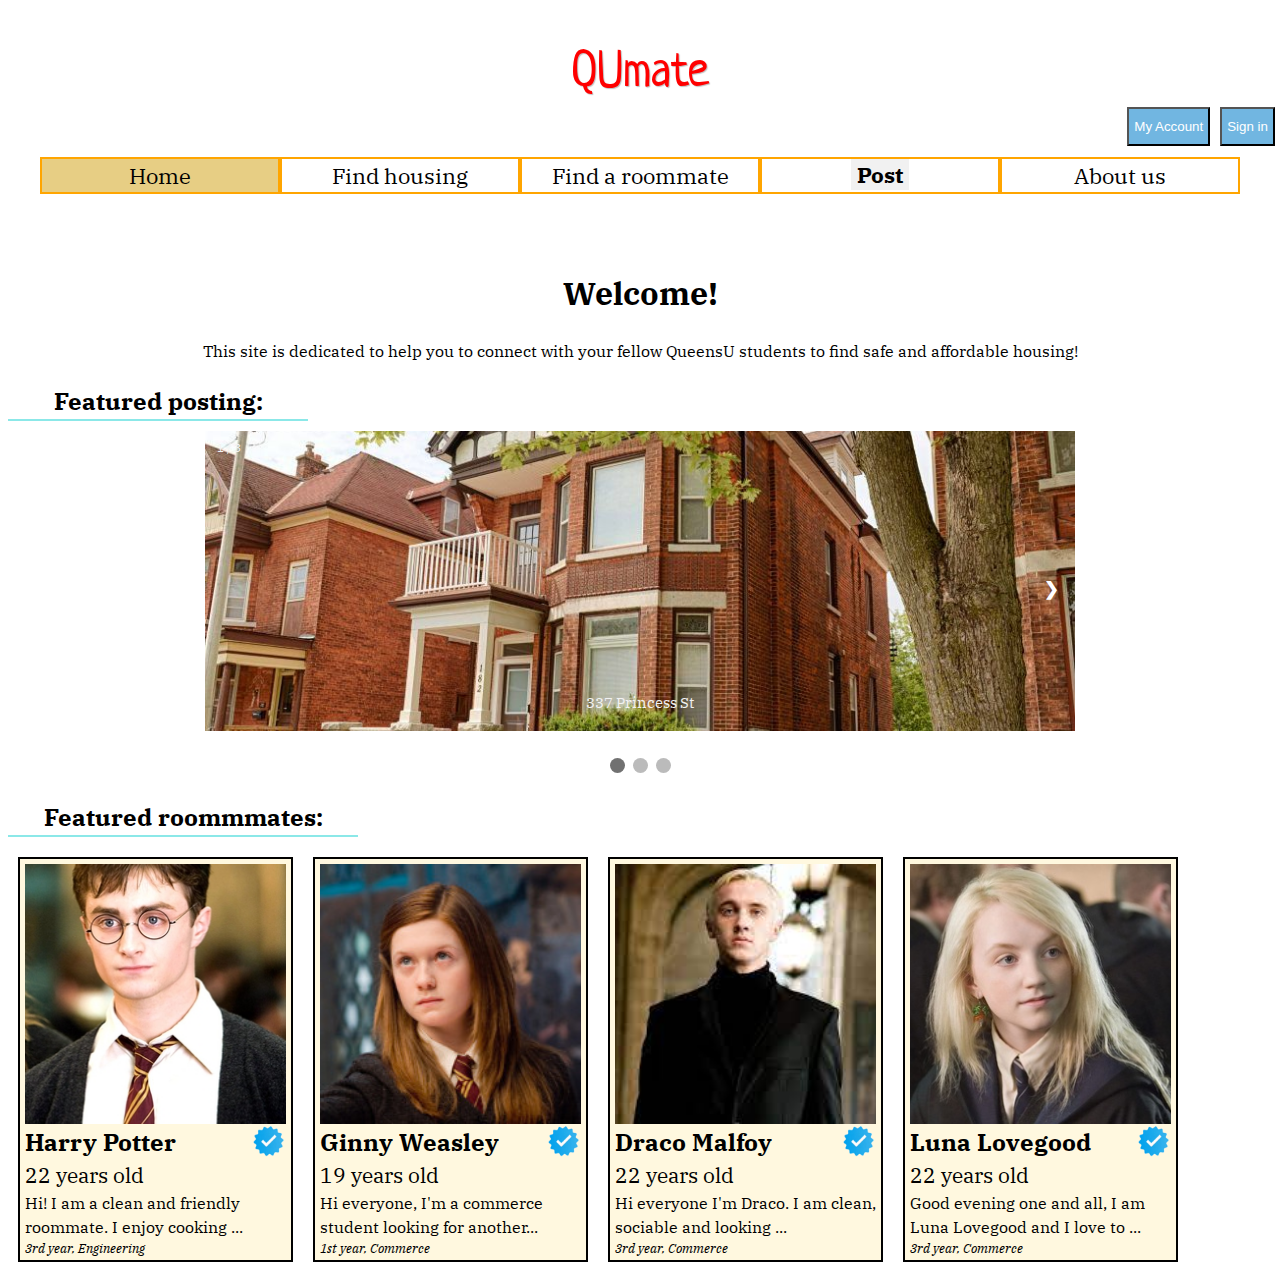
<file: index.html>
<!DOCTYPE html>
<html lang="en">
<head>
    <meta charset="UTF-8">
    <meta http-equiv="X-UA-Compatible" content="IE=edge">
    <meta name="viewport" content="Sean Guo">
    <link rel="stylesheet" href="https://solitude233-ui.github.io/QUmate/css/style.css">
    <link rel="stylesheet" href="https://solitude233-ui.github.io/QUmate/css/index.css">
    <link rel="stylesheet" href="https://solitude233-ui.github.io/QUmate/css/find_rmmate.css">
    <link rel="preconnect" href="https://fonts.gstatic.com">
    <link href="https://fonts.googleapis.com/css2?family=IBM+Plex+Serif&display=swap" rel="stylesheet">
    <link href="https://fonts.googleapis.com/css2?family=Neucha&display=swap" rel="stylesheet">
    <title>QUmate</title>
</head>
<body>
    <header>
        <div id="title">QUmate</div>
        <div id="buttons"></div>
            <button class="log_in"><a href="https://solitude233-ui.github.io/QUmate/log_in.html">Sign in</a></button>
            <button class="my_account"><a href="https://solitude233-ui.github.io/QUmate/my_account.html">My Account</a></button>
        </div>
    </header>
    
    <nav>
        <ul class="ul-nav">
            <li class="mainP">
                <a href="https://solitude233-ui.github.io/QUmate/index.html" class="nav-link">Home</a>
            </li>
            <li>
                <a href="https://solitude233-ui.github.io/QUmate/find_room.html" class="nav-link">Find housing</a>
            </li>
            <li>
                <a href="https://solitude233-ui.github.io/QUmate/find_roomate.html" class="nav-link">Find a roommate</a>
            </li>
            <li>
                <div class="dropdown">
                        <button class="dropbtn">Post</button>
                        <div class="dropdown-content">
                            <a href="https://solitude233-ui.github.io/QUmate/post_room.html" class="nav-link">Post your housing</a>
                            <a href="https://solitude233-ui.github.io/QUmate/post_profile.html" class="nav-link">Post your profile</a>
                        </div>
                </div>
            </li>
            <li>
                <a href="https://solitude233-ui.github.io/QUmate/about_us.html" class="nav-link">About us</a>
            </li>
        </ul>
    </nav>

    <main style= "text-align: center" class="content">
        <h1>Welcome!</h1>

        <p>This site is dedicated to help you to connect with your fellow QueensU students to find safe and affordable housing!</p>
    
        <a href="https://solitude233-ui.github.io/QUmate/find_room.html" class="nav-link">
        <h2  style=" font-size: 24px; border-bottom: 2px solid rgb(139, 232, 232); width: 300px; margin-bottom: 10px;">Featured posting:</h2> </a>
        <div class="slideshow-container">

        <div class="mySlides fade">
          <div class="numbertext">1 / 3</div>
            <a href="https://solitude233-ui.github.io/QUmate/room_info.html" class="nav-link">
                   <img src="img/houses/sample_house.jpeg" style="width:100%" alt="288 Division St">
                </a>
          <div class="text">337 Princess St</div>
        </div>

        <div class="mySlides fade">
            <div class="numbertext">2 / 3</div>
            <img src="img/houses/sample_house08.jpg" style="width:100%" alt="61 Quebec St">
            <div class="text">61 Quebec St</div>
        </div>

        <div class="mySlides fade">
            <div class="numbertext">3 / 3</div>
            <img src="img/houses/sample_house02.jpg" style="width:100%" alt="125 King St E">
            <div class="text">125 King St E</div>
        </div>

        <!-- <a class="prev" onclick="plusSlides(-1)">❮</a> -->
        <a class="next" onclick="plusSlides(1)">❯</a>

        </div>

        <br>

        <div style="text-align:center">
          <span class="dot" onclick="currentSlide(1)"></span> 
          <span class="dot" onclick="currentSlide(2)"></span> 
          <span class="dot" onclick="currentSlide(3)"></span> 
        </div>


        <a href="https://solitude233-ui.github.io/QUmate/find_roomate.html" class="nav-link">
        <h2  style=" font-size: 24px; border-bottom: 2px solid rgb(139, 232, 232); width: 350px; margin-bottom: 10px;">Featured roommmates:</h2> </a>
        <div class="roommates">
            <div class = "div5"> 
                <a href="https://solitude233-ui.github.io/QUmate/roommate_info.html" class="nav-link">
                <img class = "person_img" src="img/people/sample_roommate01.jpg" alt="Harry Potter">
                </a>
                <h2 style="float: left" class = "small">Harry Potter</h2>
                <img style="float: right" src="img/blueCheck.png" alt = "lightblub" width="35" height="35">

                <p style="font-size:130%; float: left" class = "small"> 22 years old </h3> 

                <p style="float: left; text-align:left;" class = "small"> Hi! I am a clean and friendly roommate. I enjoy cooking ... </p>

                <p style="font-size:80%; float: left" class="small"> <i> 3rd year, Engineering </i></p>
            </div>            

            <div class = "div5"> 
                <img class = "person_img" src="img/people/sample_roommate03.jpg" alt="Ginny Weasley">
                </a>
                <h2 style="float: left" class = "small">Ginny Weasley</h2>
                <img style="float: right" src="img/blueCheck.png" alt = "lightblub" width="35" height="35">

                <p style="font-size:130%; float: left" class = "small"> 19 years old </h3> 

                <p style="float: left; text-align:left;" class = "small"> Hi everyone, I'm a commerce student looking for another... </p>

                <p style="font-size:80%; float: left" class="small"> <i> 1st year, Commerce </i></p>
            </div>    

            <div class = "div5"> 
                <img class = "person_img" src="img/people/sample_roommate09.jpg" alt="Draco Malfoy">
                </a>
                <h2 style="float: left" class = "small">Draco Malfoy</h2>
                <img style="float: right" src="img/blueCheck.png" alt = "lightblub" width="35" height="35">

                <p style="font-size:130%; float: left" class = "small"> 22 years old </h3> 

                <p style="float: left; text-align:left;" class = "small">  Hi everyone I'm Draco. I am clean, sociable and looking ...</p>

                <p style="font-size:80%; float: left" class="small"> <i> 3rd year, Commerce </i></p>
            </div>

            <div class = "div5"> 
                <img class = "person_img" src="img/people/sample_roommate10.jpg" alt="Luna Lovegood">
                </a>
                <h2 style="float: left" class = "small">Luna Lovegood</h2>
                <img style="float: right" src="img/blueCheck.png" alt = "lightblub" width="35" height="35">

                <p style="font-size:130%; float: left" class = "small"> 22 years old </h3> 

                <p style="float: left; text-align:left;" class = "small"> Good evening one and all, I am Luna Lovegood and I love to ...</p>

                <p style="font-size:80%; float: left" class="small"> <i> 3rd year, Commerce </i></p>
            </div>
        </div>
    </main>
<!-- 
    <footer>
        &copy; 2022 QUmate. All Rights Reserved.
    </footer>
 -->

    <script>
        let slideIndex = 1;
        showSlides(slideIndex);

        function plusSlides(n) {
          showSlides(slideIndex += n);
        }

        function currentSlide(n) {
          showSlides(slideIndex = n);
        }

        function showSlides(n) {
          let i;
          let slides = document.getElementsByClassName("mySlides");
          let dots = document.getElementsByClassName("dot");
          if (n > slides.length) {slideIndex = 1}    
          if (n < 1) {slideIndex = slides.length}
          for (i = 0; i < slides.length; i++) {
            slides[i].style.display = "none";  
          }
          for (i = 0; i < dots.length; i++) {
            dots[i].className = dots[i].className.replace(" active", "");
          }
          slides[slideIndex-1].style.display = "block";  
          dots[slideIndex-1].className += " active";
        }
    </script>
</body>
</html>
</file>
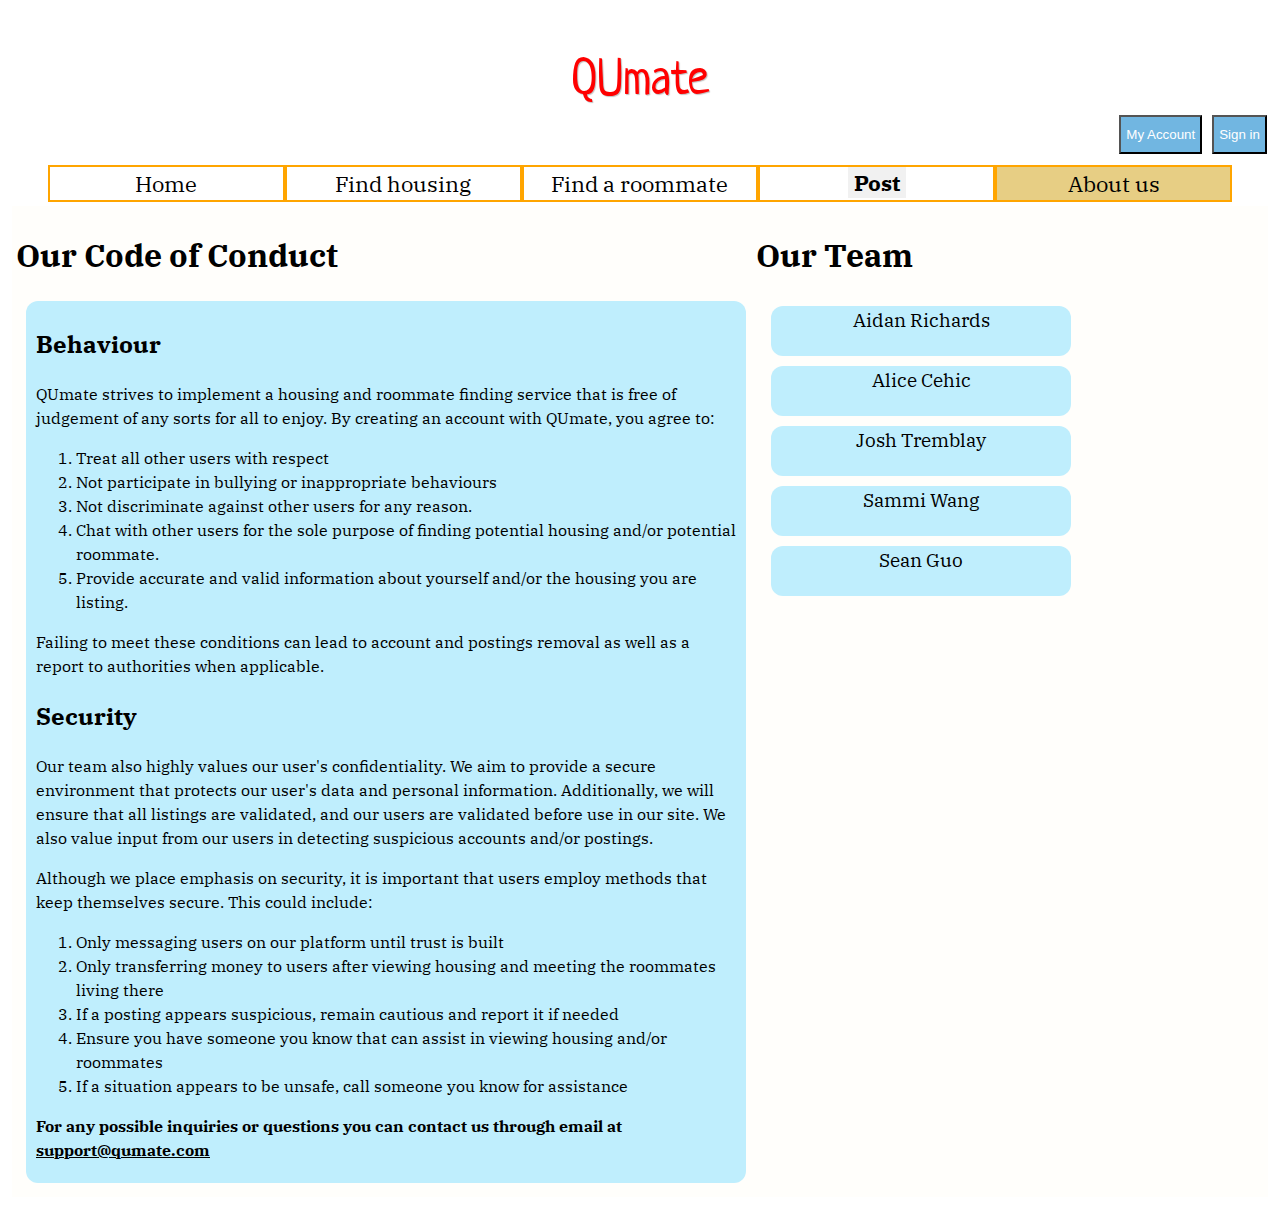
<file: about_us.html>
<!DOCTYPE html>
<html lang="en">
    <head>
        <meta charset="UTF-8">
        <meta http-equiv="X-UA-Compatible" content="IE=edge">
        <meta name="viewport" content="Josh Tremblay">
        <link rel="stylesheet" href="https://solitude233-ui.github.io/QUmate/css/about_us.css">
        <link rel="preconnect" href="https://fonts.gstatic.com">
        <link href="https://fonts.googleapis.com/css2?family=IBM+Plex+Serif&display=swap" rel="stylesheet">
        <link href="https://fonts.googleapis.com/css2?family=Neucha&display=swap" rel="stylesheet">
        <title>QUmate</title>
    </head>
    <body>
        <header>
            <div id="title">QUmate</div>
            <div id="buttons"></div>
                <button class="log_in"><a href="https://solitude233-ui.github.io/QUmate/log_in.html">Sign in</a></button>
                <button class="my_account"><a href="https://solitude233-ui.github.io/QUmate/my_account.html">My Account</a></button>
            </div>
        </header>

        <nav>
            <ul class="ul-nav">
                <li>
                    <a href="https://solitude233-ui.github.io/QUmate/index.html" class="nav-link">Home</a>
                </li>
                <li>
                    <a href="https://solitude233-ui.github.io/QUmate/find_room.html" class="nav-link">Find housing</a>
                </li>
                <li>
                    <a href="https://solitude233-ui.github.io/QUmate/find_roomate.html" class="nav-link">Find a roommate</a>
                </li>
                <li>
                    <div class="dropdown">
                        <button class="dropbtn">Post</button>
                        <div class="dropdown-content">
                            <a href="https://solitude233-ui.github.io/QUmate/post_room.html" class="nav-link">Post your housing</a>
                            <a href="https://solitude233-ui.github.io/QUmate/post_profile.html" class="nav-link">Post your profile</a>
                        </div>
                    </div>
                </li>
                <li class="mainP">
                    <a href="https://solitude233-ui.github.io/QUmate/about_us.html" class="nav-link">About us</a>
                </li>
            </ul>
        </nav>

        <main>
            <div class="section">
                <h1>Our Code of Conduct</h1>
                <div id="conduct">
                    <h2>Behaviour</h2>
                    <p>
                        QUmate strives to implement a housing and roommate finding service that is
                        free of judgement of any sorts for all to enjoy. By creating an account with QUmate, you agree to:
                    </p>
                    <ol>
                        <li>Treat all other users with respect</li>
                        <li>Not participate in bullying or inappropriate behaviours</li>
                        <li>Not discriminate against other users for any reason.</li>
                        <li>Chat with other users for the sole purpose of finding potential housing and/or potential roommate.</li>
                        <li>Provide accurate and valid information about yourself and/or the housing you are listing.</li>
                    </ol>
                    <p>
                        Failing to meet these conditions can lead to account and postings removal as well as a report to authorities when applicable.
                    </p>
                    <h2>Security</h2>
                    <p>
                        Our team also highly values our user's confidentiality. We aim to provide a secure
                        environment that protects our user's data and personal information. Additionally,
                        we will ensure that all listings are validated, and our users are validated before use
                        in our site. We also value input from our users in detecting suspicious accounts and/or postings.
                    </p>
                    <p>
                        Although we place emphasis on security, it is important that users employ methods that keep themselves secure. This could include:
                    </p>
                    <ol>
                        <li>Only messaging users on our platform until trust is built</li>
                        <li>Only transferring money to users after viewing housing and meeting the roommates living there</li>
                        <li>If a posting appears suspicious, remain cautious and report it if needed</li>
                        <li>Ensure you have someone you know that can assist in viewing housing and/or roommates</li>
                        <li>If a situation appears to be unsafe, call someone you know for assistance</li>
                    </ol>
                    <p>
                        <strong>For any possible inquiries or questions you can contact us through email at <u>support@qumate.com</u></strong>
                    </p>
                </div>
            </div>

            <div class="section">
                <h1>Our Team</h1>
                <div class="team">
                    <p>Aidan Richards</p>
                    <p>Alice Cehic</p>
                    <p>Josh Tremblay</p>
                    <p>Sammi Wang</p>
                    <p>Sean Guo</p>
                </div>
            </div>

        </main>
    </body>
</html>
</file>
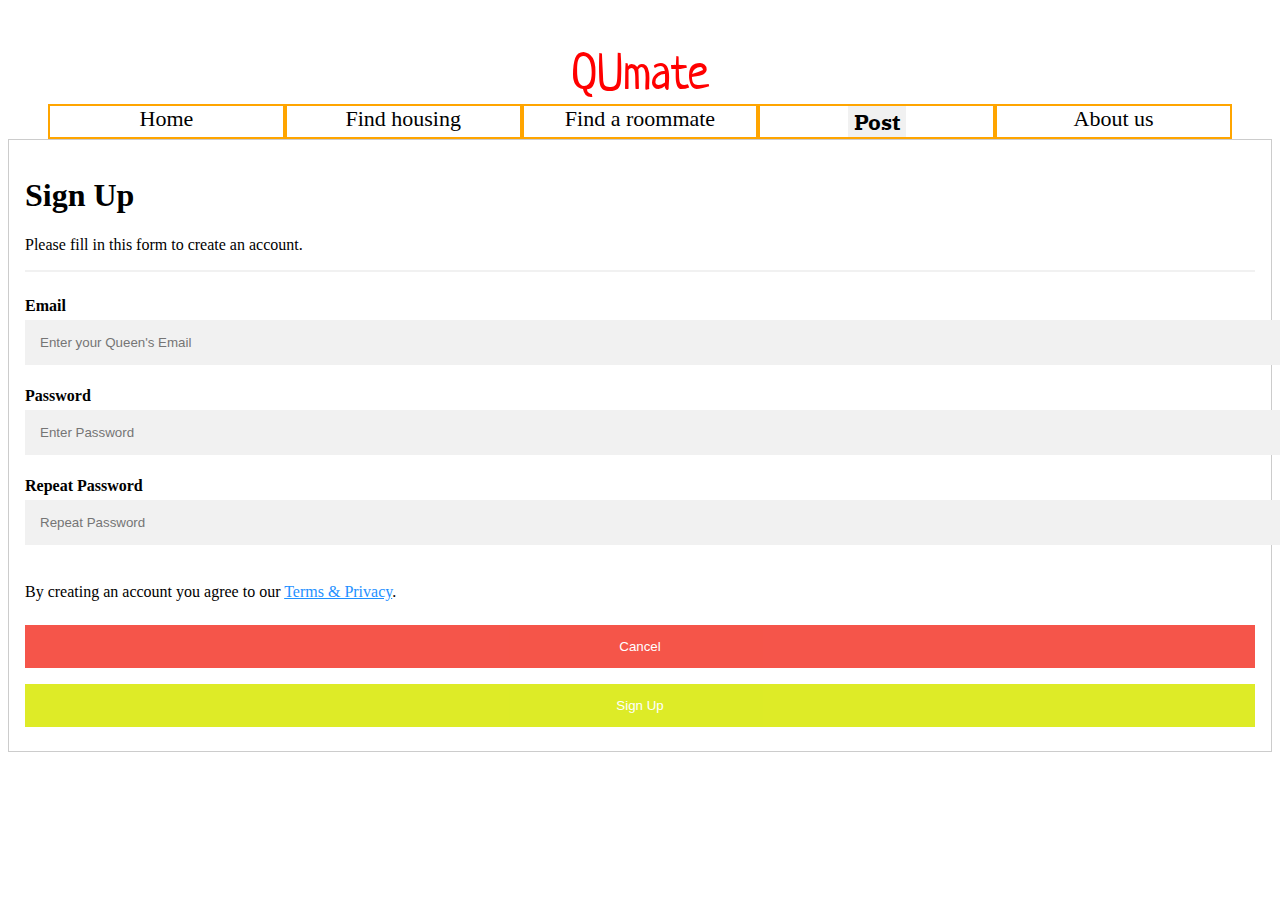
<file: create_acc.html>
<!DOCTYPE html>
<html lang="en">
<head>
    <meta charset="UTF-8">
    <meta http-equiv="X-UA-Compatible" content="IE=edge">
    <meta name="viewport" content="Sean Guo">
    <link rel="stylesheet" href="https://solitude233-ui.github.io/QUmate/css/create_acc.css">
    <link rel="stylesheet" href="C:\Users\233\QUmate\css\create_acc.css">
    <link rel="preconnect" href="https://fonts.gstatic.com">
    <link href="https://fonts.googleapis.com/css2?family=IBM+Plex+Serif&display=swap" rel="stylesheet">
    <link href="https://fonts.googleapis.com/css2?family=Neucha&display=swap" rel="stylesheet">
    <title>QUmate</title>
</head>
<body>
    <header>
        <div id="title">QUmate</div>
    </header>
    
    <nav>
        <ul class="ul-nav">
            <li>
                <a href="https://solitude233-ui.github.io/QUmate/index.html" class="nav-link">Home</a>
            </li>
            <li>
                <a href="https://solitude233-ui.github.io/QUmate/find_room.html" class="nav-link">Find housing</a>
            </li>
            <li>
                <a href="https://solitude233-ui.github.io/QUmate/find_roomate.html" class="nav-link">Find a roommate</a>
            </li>
            <li>
                <div class="dropdown">
                        <button class="dropbtn">Post</button>
                        <div class="dropdown-content">
                            <a href="https://solitude233-ui.github.io/QUmate/post_room.html" class="nav-link">Post your housing</a>
                            <a href="https://solitude233-ui.github.io/QUmate/post_profile.html" class="nav-link">Post your profile</a>
                        </div>
                </div>
            </li>
            <li>
                <a href="https://solitude233-ui.github.io/QUmate/about_us.html" class="nav-link">About us</a>
            </li>
        </ul>
    </nav>

    <form action="action_page.php" style="border:1px solid #ccc">
        <div class="container">
          <h1>Sign Up</h1>
          <p>Please fill in this form to create an account.</p>
          <hr>
      
          <label for="email"><b>Email</b></label>
          <input type="text" placeholder="Enter your Queen's Email" name="email" required>
      
          <label for="psw"><b>Password</b></label>
          <input type="password" placeholder="Enter Password" name="psw" required>
      
          <label for="psw-repeat"><b>Repeat Password</b></label>
          <input type="password" placeholder="Repeat Password" name="psw-repeat" required>
    
      
          <p>By creating an account you agree to our <a href="#" style="color:dodgerblue">Terms & Privacy</a>.</p>
      
          <div class="clearfix">
            <button type="button" class="cancelbtn">Cancel</button>
            <button type="submit" class="signupbtn">Sign Up</button>
          </div>
        </div>
      </form>
</body>

</html>
</file>
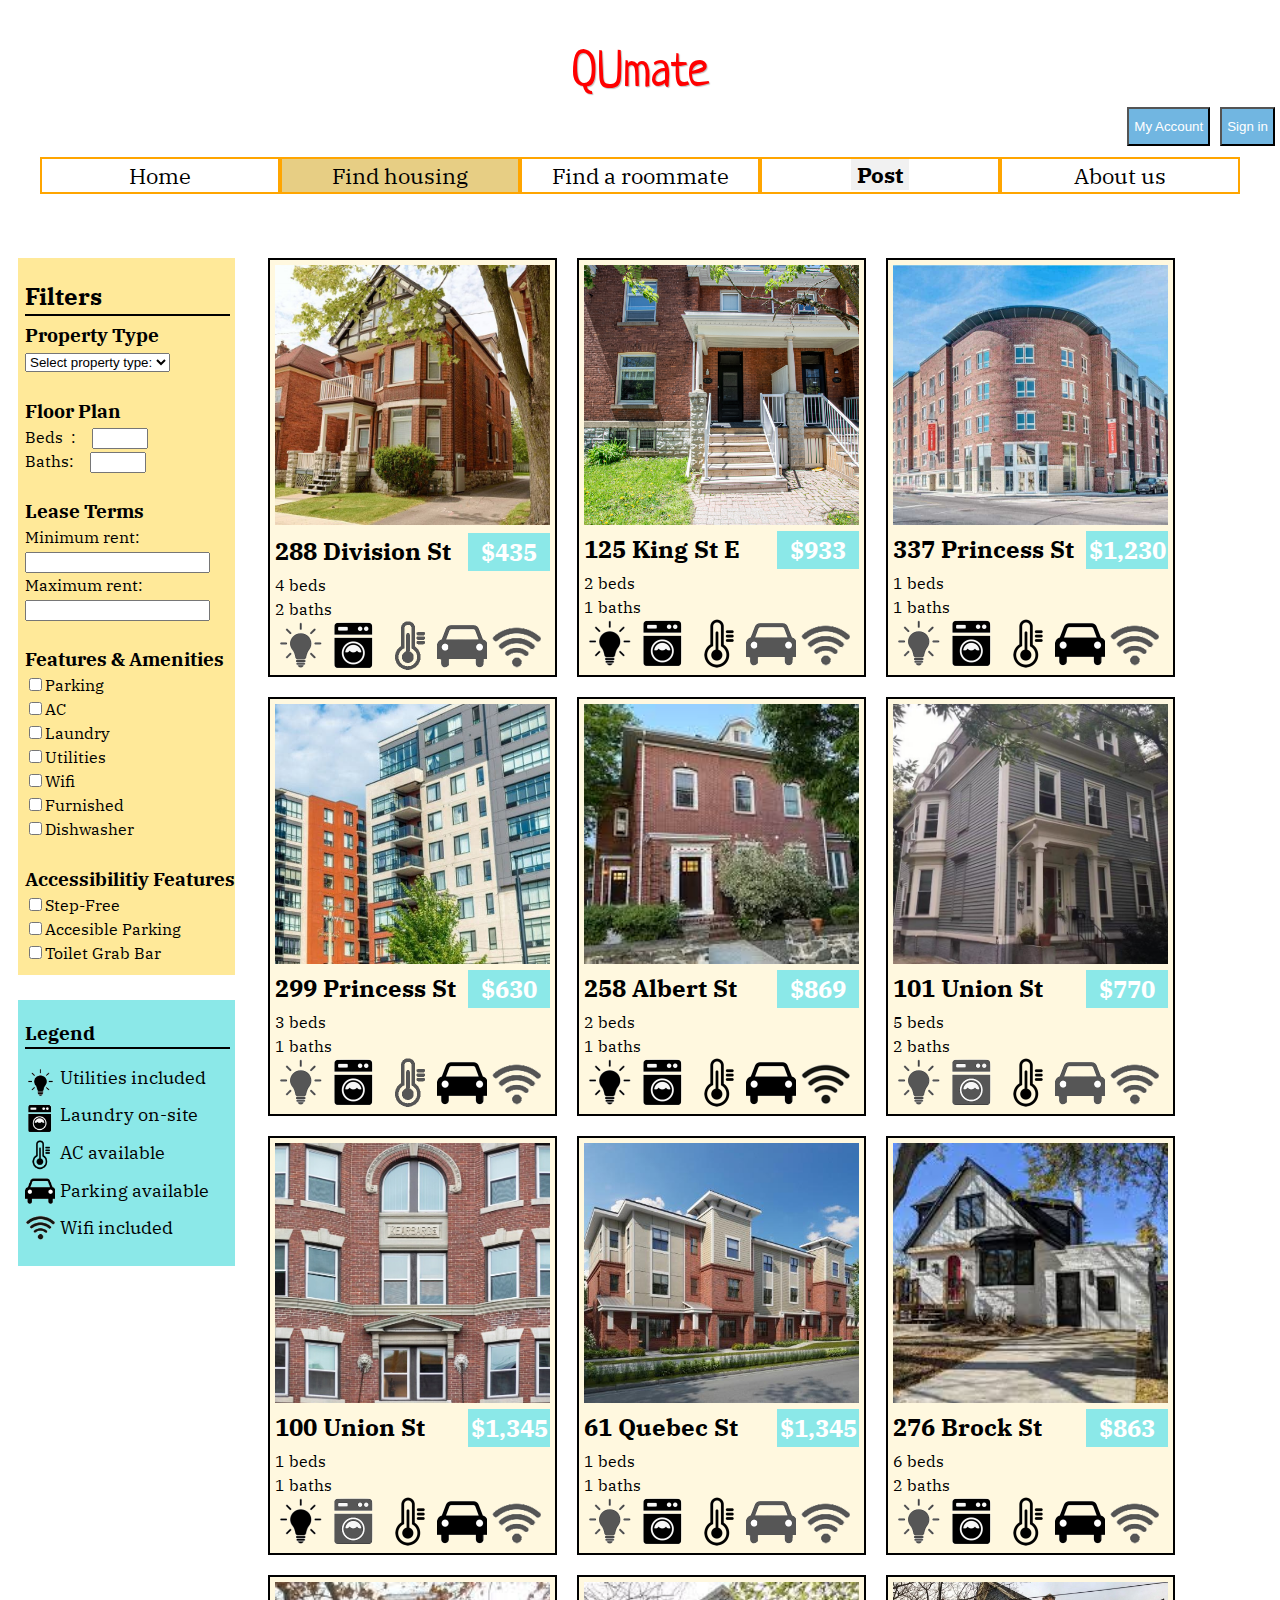
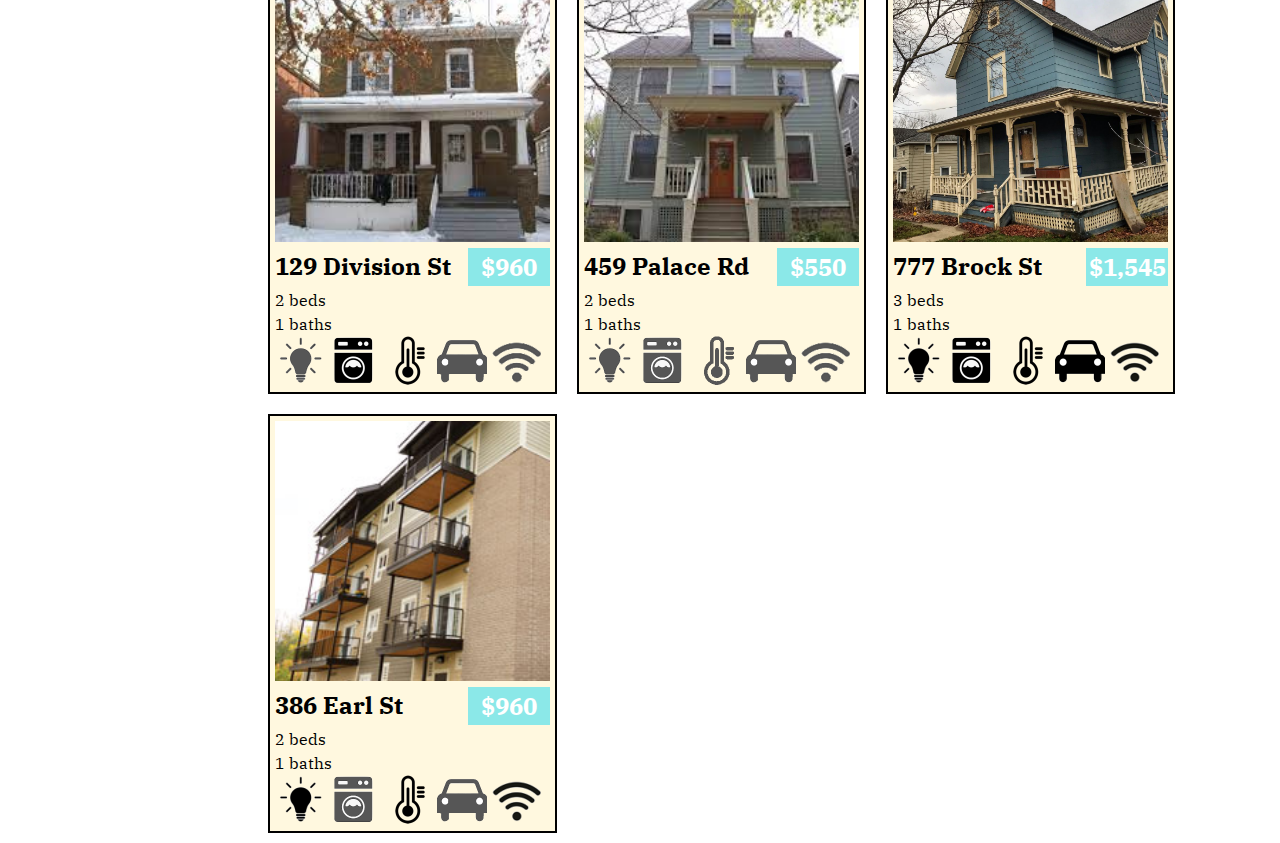
<file: find_room.html>
<!DOCTYPE html>
<html lang="en">
<head>
    <meta charset="UTF-8">
    <meta http-equiv="X-UA-Compatible" content="IE=edge">
    <meta name="viewport" content="Sean Guo">
    <link rel="stylesheet" href="https://solitude233-ui.github.io/QUmate/css/find_rm.css" type="text/css"> 
    <link rel="stylesheet" href="https://solitude233-ui.github.io/QUmate/css/style.css" type="text/css"> 

   <!--  <link rel="stylesheet" href="css/find_rm.css" type="text/css" /> -->

    <link rel="preconnect" href="https://fonts.gstatic.com">
    <link href="https://fonts.googleapis.com/css2?family=IBM+Plex+Serif&display=swap" rel="stylesheet">
    <link href="https://fonts.googleapis.com/css2?family=Neucha&display=swap" rel="stylesheet">
    <title>QUmate</title>

<body>
    <header>
        <div id="title">QUmate</div>
        <div id="buttons"></div>
            <button class="log_in"><a href="https://solitude233-ui.github.io/QUmate/log_in.html">Sign in</a></button>
            <button class="my_account"><a href="https://solitude233-ui.github.io/QUmate/my_account.html">My Account</a></button>
        </div>
    </header>

    <nav>
    <ul class="ul-nav">
        <li>
            <a href="https://solitude233-ui.github.io/QUmate/index.html" class="nav-link">Home</a>
        </li>
        <li class="mainP">
            <a href="https://solitude233-ui.github.io/QUmate/find_room.html" class="nav-link">Find housing</a>
        </li>
        <li>
            <a href="https://solitude233-ui.github.io/QUmate/find_roomate.html" class="nav-link">Find a roommate</a>
        </li>
        <li>
            <div class="dropdown">
                <button class="dropbtn">Post</button>
                <div class="dropdown-content">
                    <a href="https://solitude233-ui.github.io/QUmate/post_room.html" class="nav-link">Post your housing</a>
                    <a href="https://solitude233-ui.github.io/QUmate/post_profile.html" class="nav-link">Post your profile</a>
                </div>
            </div>
        </li>
        <li>
            <a href="https://solitude233-ui.github.io/QUmate/about_us.html" class="nav-link">About us</a>
        </li>
    </ul>
  </nav>

    <main>
        <div class="left_container">
            <div class = "filter_box">
                <h2 style="border-bottom: 2px solid black; margin-right: 5px; margin-bottom: 5px;"> Filters </h2>
                <h3 style="margin: 0px;"> Property Type </h3>
                <div class="custom-select" style="display:inline">
                    <select>
                        <option value="all">Select property type:</option>
                        <option value="1">Condo</option>
                        <option value="2">Apartment</option>
                        <option value="3">House</option>
                        <option value="4">Room</option>
                    </select>
                </div> <br> <br>
                <h3 style="margin: 0;"> Floor Plan </h3>
                <label for="bedroom">Beds&ensp;:  &ensp;</label>
                <input type="number" id="bedroom" name="bedroom" min="1" max="10">
                <br>
                <label for="bathroom">Baths: &ensp;</label>
                <input type="number" id="bathroom" name="bathroom" min="1" max="10">
                <br><br>
                
                <h3 style="margin: 0;"> Lease Terms </h3>
                <label for "rent"> Minimum rent: </label>
                <input type="text" id="rent_min" name="rent_min">
                <label for "rent"> Maximum rent: </label>
                <input type="text" id="rent_max" name="rent_max">
                <br><br>
            
                <div class="filter">
                    <h3 style="margin: 0;">Features & Amenities</h3>
                    <div class = "models"> 
                        <div class = "checkbox">
                            <label><input type="checkbox" rel="parking" onchange="change();"/>Parking</label>
                        </div>
                        <div class="checkbox">
                            <label><input type="checkbox" rel="ac" onchange="change();"/>AC</label>
                        </div>
                        <div class="checkbox">
                            <label><input type="checkbox" rel="laundry" onchange="change();"/>Laundry</label>
                        </div>
                        <div class="checkbox">
                            <label><input type="checkbox" rel="utilities" onchange="change();"/>Utilities</label>
                        </div>
                        <div class="checkbox">
                            <label><input type="checkbox" rel="wifi" onchange="change();"/>Wifi</label>
                        </div> 
                        <div class="checkbox">
                            <label><input type="checkbox" rel="furnished" onchange="change();"/>Furnished</label>
                        </div>
                        <div class="checkbox">
                            <label><input type="checkbox" rel="dishwasher" onchange="change();"/>Dishwasher</label>
                        </div>  
                    </div> <!-- End models div -->
                    <br>

                    <h3 style="margin: 0;">Accessibilitiy Features</h3>
                    <div class = "processors"> 
                        <div class = "checkbox">
                            <label><input type="checkbox" rel="step_free" onchange="change();"/>Step-Free</label>
                        </div>
                        <div class="checkbox">
                            <label><input type="checkbox" rel="accesible_parking" onchange="change();"/>Accesible Parking</label>
                        </div>
                        <div class="checkbox">
                            <label><input type="checkbox" rel="toilet_bar" onchange="change();"/>Toilet Grab Bar</label>
                        </div> 
                    </div> <!-- End processors div -->
                </div> <!-- End filter div -->
            </div> <!-- End filter_box div -->

            <div class = "filter_box legend"> 
                <h3 style="border-bottom: 2px solid black; margin-right: 5px;"> Legend </h3>
                <div style= "float: left; width: 35px"> 
                    <img src="img/icon-UtilitiesON.png" alt = "lightblub" width="30" height="30">
                    <img src="img/icon-LaundryON.png" alt = "landry" width="30" height="30">
                    <img src="img/icon-AcON.png" alt = "ac" width="30" height="30">
                    <img src="img/icon-CarON.png" alt = "parking" width="30" height="30">
                    <img src="img/icon-WifiON.png" alt = "wifi" width="30" height="30">
                </div>
                <div style = "font-size: 110%; line-height: 20px">
                    <p> Utilities included <br></p>
                    <p> Laundry on-site <br></p>
                    <p> AC available <br></p>
                    <p> Parking available <br></p>
                    <p> Wifi included <br></p>
                </div>
            </div>     
        </div>

        <div class="div2">  
            
            <div class="div5 laundry">
                <a href="https://solitude233-ui.github.io/QUmate/room_info.html" class="nav-link">
                    <img class = "house_img" src="img/houses/sample_house.jpeg" alt="288 Division St">
                </a>
                <h2 style="float: left;" class = "small"> 288 Division St </h2>
                <h2 class = "price_square"> $435 </h2>

                <p> </p>
                <p style="margin: 0;"> </br> 4 beds <br>
                                        2 baths </p>
                <img src="img/icon-UtilitiesOFF.png" alt = "lightblub" width="50" height="50">
                <img src="img/icon-LaundryON.png" alt = "landry" width="50" height="50">
                <img src="img/icon-AcOFF.png" alt = "ac" width="50" height="50">
                <img src="img/icon-CarOFF.png" alt = "parking" width="50" height="50">
                <img src="img/icon-WifiOFF.png" alt = "wifi" width="50" height="50">
            </div> 

            <div class="div5 utilities laundry ac furnished">
                <img class = "house_img" src="img/houses/sample_house02.jpg" alt="125 King St">
                <h2 style="float: left" class = "small"> 125 King St E</h2>
                <h2 class = "price_square"> $933 </h2>

                <p> </p>
                <p class = "small"></br> 2 beds <br>
                                        1 baths </p>
                <img src="img/icon-UtilitiesON.png" alt = "lightblub" width="50" height="50">
                <img src="img/icon-LaundryON.png" alt = "landry" width="50" height="50">
                <img src="img/icon-AcON.png" alt = "ac" width="50" height="50">
                <img src="img/icon-CarOFF.png" alt = "parking" width="50" height="50">
                <img src="img/icon-WifiOFF.png" alt = "wifi" width="50" height="50">
            </div>

            <div class="div5 laundry ac parking furnished dishwasher step_free">
                <img class = "house_img" src="img/houses/sample_house03.jpg" alt="337 Princess St">
                <h2 style="float: left" class = "small"> 337 Princess St</h2>
                <h2 class = "price_square"> $1,230 </h2>
                <p> </p>
                <p class = "small"></br> 1 beds <br>
                                        1 baths </p>
                <img src="img/icon-UtilitiesOFF.png" alt = "lightblub" width="50" height="50">
                <img src="img/icon-LaundryON.png" alt = "landry" width="50" height="50">
                <img src="img/icon-AcON.png" alt = "ac" width="50" height="50">
                <img src="img/icon-CarON.png" alt = "parking" width="50" height="50">
                <img src="img/icon-WifiOFF.png" alt = "wifi" width="50" height="50">
            </div>

            <div class="div5 laundry parking">
                <img class = "house_img" src="img/houses/sample_house04.jpg" alt="229 Princess St">
                <h2 style="float: left" class = "small"> 299 Princess St</h2>
                <h2 class = "price_square"> $630 </h2>
                <p> </p>
                <p class = "small"></br> 3 beds <br>
                                        1 baths </p>
                <img src="img/icon-UtilitiesOFF.png" alt = "lightblub" width="50" height="50">
                <img src="img/icon-LaundryON.png" alt = "landry" width="50" height="50">
                <img src="img/icon-AcOFF.png" alt = "ac" width="50" height="50">
                <img src="img/icon-CarON.png" alt = "parking" width="50" height="50">
                <img src="img/icon-WifiOFF.png" alt = "wifi" width="50" height="50">
            </div>

            <div class="div5 laundry ac parking utilities wifi step_free dishwasher">
                <img class = "house_img" src="img/houses/sample_house05.jpg" alt="258 Albert St">
                <h2 style="float: left" class = "small"> 258 Albert St</h2>
                <h2 class = "price_square"> $869 </h2>
                <p> </p>
                <p class = "small"></br> 2 beds <br>
                                        1 baths </p>
                <img src="img/icon-UtilitiesON.png" alt = "lightblub" width="50" height="50">
                <img src="img/icon-LaundryON.png" alt = "landry" width="50" height="50">
                <img src="img/icon-AcON.png" alt = "ac" width="50" height="50">
                <img src="img/icon-CarON.png" alt = "parking" width="50" height="50">
               <img src="img/icon-WifiON.png" alt = "wifi" width="50" height="50">
            </div>

            <div class="div5 ac dishwasher">
                <img class = "house_img" src="img/houses/sample_house06.jpg" alt="101 Union St">
                <h2 style="float: left" class = "small"> 101 Union St</h2>
                <h2 class = "price_square"> $770 </h2>
                <p> </p>
                <p class = "small"></br> 5 beds <br>
                                        2 baths </p>
                <img src="img/icon-UtilitiesOFF.png" alt = "lightblub" width="50" height="50">
                <img src="img/icon-LaundryOFF.png" alt = "landry" width="50" height="50">
                <img src="img/icon-AcON.png" alt = "ac" width="50" height="50">
                <img src="img/icon-CarOFF.png" alt = "parking" width="50" height="50">
                <img src="img/icon-WifiOFF.png" alt = "wifi" width="50" height="50">
            </div>
            <div class="div5 ac parking utilities furnished">
                <img class = "house_img" src="img/houses/sample_house07.jpg" alt="100 Union St">
                <h2 style="float: left" class = "small"> 100 Union St</h2>
                <h2 class = "price_square"> $1,345 </h2> <p> </p>
                <p class = "small"></br> 1 beds <br>
                                        1 baths </p>
                <img src="img/icon-UtilitiesON.png" alt = "lightblub" width="50" height="50">
                <img src="img/icon-LaundryOFF.png" alt = "landry" width="50" height="50">
                <img src="img/icon-AcON.png" alt = "ac" width="50" height="50">
                <img src="img/icon-CarON.png" alt = "parking" width="50" height="50">
                <img src="img/icon-WifiOFF.png" alt = "wifi" width="50" height="50">
            </div>

            <div class="div5 ac laundry furnished">
                <img class = "house_img" src="img/houses/sample_house08.jpg" alt="61 Quebec St">
                <h2 style="float: left" class = "small"> 61 Quebec St</h2>
                <h2 class = "price_square"> $1,345 </h2> <p> </p>
                <p class = "small"></br> 1 beds <br>
                                        1 baths </p>
                <img src="img/icon-UtilitiesOFF.png" alt = "lightblub" width="50" height="50">
                <img src="img/icon-LaundryON.png" alt = "landry" width="50" height="50">
                <img src="img/icon-AcON.png" alt = "ac" width="50" height="50">
                <img src="img/icon-CarOFF.png" alt = "parking" width="50" height="50">
                <img src="img/icon-WifiOFF.png" alt = "wifi" width="50" height="50">
            </div>

            <div class="div5 ac parking laundry step_free accesible_parking">
                <img class = "house_img" src="img/houses/sample_house09.jpg" alt="276 Brock St">
                <h2 style="float: left" class = "small"> 276 Brock St</h2>
                <h2 class = "price_square"> $863 </h2> <p> </p>
                <p class = "small"></br> 6 beds <br>
                                        2 baths </p>
                <img src="img/icon-UtilitiesOFF.png" alt = "lightblub" width="50" height="50">
                <img src="img/icon-LaundryON.png" alt = "landry" width="50" height="50">
                <img src="img/icon-AcON.png" alt = "ac" width="50" height="50">
                <img src="img/icon-CarON.png" alt = "parking" width="50" height="50">
                <img src="img/icon-WifiOFF.png" alt = "wifi" width="50" height="50">
            </div>

            <div class="div5 ac laundry">
                <img class = "house_img" src="img/houses/sample_house10.jpg" alt="129 Division St">
                <h2 style="float: left" class = "small"> 129 Division St</h2>
                <h2 class = "price_square"> $960 </h2> <p> </p>
                <p class = "small"></br> 2 beds <br>
                                        1 baths </p>
                <img src="img/icon-UtilitiesOFF.png" alt = "lightblub" width="50" height="50">
                <img src="img/icon-LaundryON.png" alt = "landry" width="50" height="50">
                <img src="img/icon-AcON.png" alt = "ac" width="50" height="50">
                <img src="img/icon-CarOFF.png" alt = "parking" width="50" height="50">
                <img src="img/icon-WifiOFF.png" alt = "wifi" width="50" height="50">
            </div>

            <div class="div5">
                <img class = "house_img" src="img/houses/sample_house11.jpg" alt="459 Palace Rd">
                <h2 style="float: left" class = "small"> 459 Palace Rd</h2>
                <h2 class = "price_square"> $550 </h2> <p> </p>
                <p class = "small"></br> 2 beds <br>
                                        1 baths </p>
                <img src="img/icon-UtilitiesOFF.png" alt = "lightblub" width="50" height="50">
                <img src="img/icon-LaundryOFF.png" alt = "landry" width="50" height="50">
                <img src="img/icon-AcOFF.png" alt = "ac" width="50" height="50">
                <img src="img/icon-CarOFF.png" alt = "parking" width="50" height="50">
                <img src="img/icon-WifiOFF.png" alt = "wifi" width="50" height="50">
            </div>

            <div class="div5 ac parking utilities laundry wifi">
                <img class = "house_img" src="img/houses/sample_house12.jpg" alt="777 Brock St">
                <h2 style="float: left" class = "small"> 777 Brock St</h2>
                <h2 class = "price_square"> $1,545 </h2> <p> </p>
                <p class = "small"></br> 3 beds <br>
                                        1 baths </p>
                <img src="img/icon-UtilitiesON.png" alt = "lightblub" width="50" height="50">
                <img src="img/icon-LaundryON.png" alt = "landry" width="50" height="50">
                <img src="img/icon-AcON.png" alt = "ac" width="50" height="50">
                <img src="img/icon-CarON.png" alt = "parking" width="50" height="50">
                <img src="img/icon-WifiON.png" alt = "wifi" width="50" height="50">
            </div>

            <div class="div5 utilities wifi ac">
                <img class = "house_img" src="img/houses/sample_house14.jpg" alt="386 Earl St">
                <h2 style="float: left" class = "small"> 386 Earl St</h2>
                <h2 class = "price_square"> $960 </h2> <p> </p>
                <p class = "small"></br> 2 beds <br>
                                        1 baths </p>
                <img src="img/icon-UtilitiesON.png" alt = "lightblub" width="50" height="50">
                <img src="img/icon-LaundryOFF.png" alt = "landry" width="50" height="50">
                <img src="img/icon-AcON.png" alt = "ac" width="50" height="50">
                <img src="img/icon-CarOFF.png" alt = "parking" width="50" height="50">
                <img src="img/icon-WifiON.png" alt = "wifi" width="50" height="50">
            </div>
        </div>    
    </main>



 <script type="text/javascript">
    function change() {
      var modelCbs = document.querySelectorAll(".models input[type='checkbox']");
      var processorCbs = document.querySelectorAll(".processors input[type='checkbox']");
      var filters = {
        models: getClassOfCheckedCheckboxes(modelCbs),
        processors: getClassOfCheckedCheckboxes(processorCbs)
      };

      filterResults(filters);
    }

    function getClassOfCheckedCheckboxes(checkboxes) {
      var classes = [];

      if (checkboxes && checkboxes.length > 0) {
        for (var i = 0; i < checkboxes.length; i++) {
          var cb = checkboxes[i];

          if (cb.checked) {
            classes.push(cb.getAttribute("rel"));
          }
        }
      }
      return classes;
    }

    function filterResults(filters) {
      var rElems = document.querySelectorAll(".div2 div");
      var hiddenElems = [];

      if (!rElems || rElems.length <= 0) {
        return;
      }

      for (var i = 0; i < rElems.length; i++) {
        var el = rElems[i];

        if (filters.models.length > 0) {
          var isHidden = true;

          for (var j = 0; j < filters.models.length; j++) {
            var filter = filters.models[j];

            if (el.classList.contains(filter)) {
              isHidden = false;
              break;
            }
          }

          if (isHidden) {
            hiddenElems.push(el);
          }
        }

        if (filters.processors.length > 0) {
          var isHidden = true;

          for (var j = 0; j < filters.processors.length; j++) {
            var filter = filters.processors[j];

            if (el.classList.contains(filter)) {
              isHidden = false;
              break;
            }
          }

          if (isHidden) {
            hiddenElems.push(el);
          }
        }
      }

      for (var i = 0; i < rElems.length; i++) {
        rElems[i].style.display = "block";
      }

      if (hiddenElems.length <= 0) {
        return;
      }

      for (var i = 0; i < hiddenElems.length; i++) {
        hiddenElems[i].style.display = "none";
      }
    }
</script>
</body>
</html>
</file>
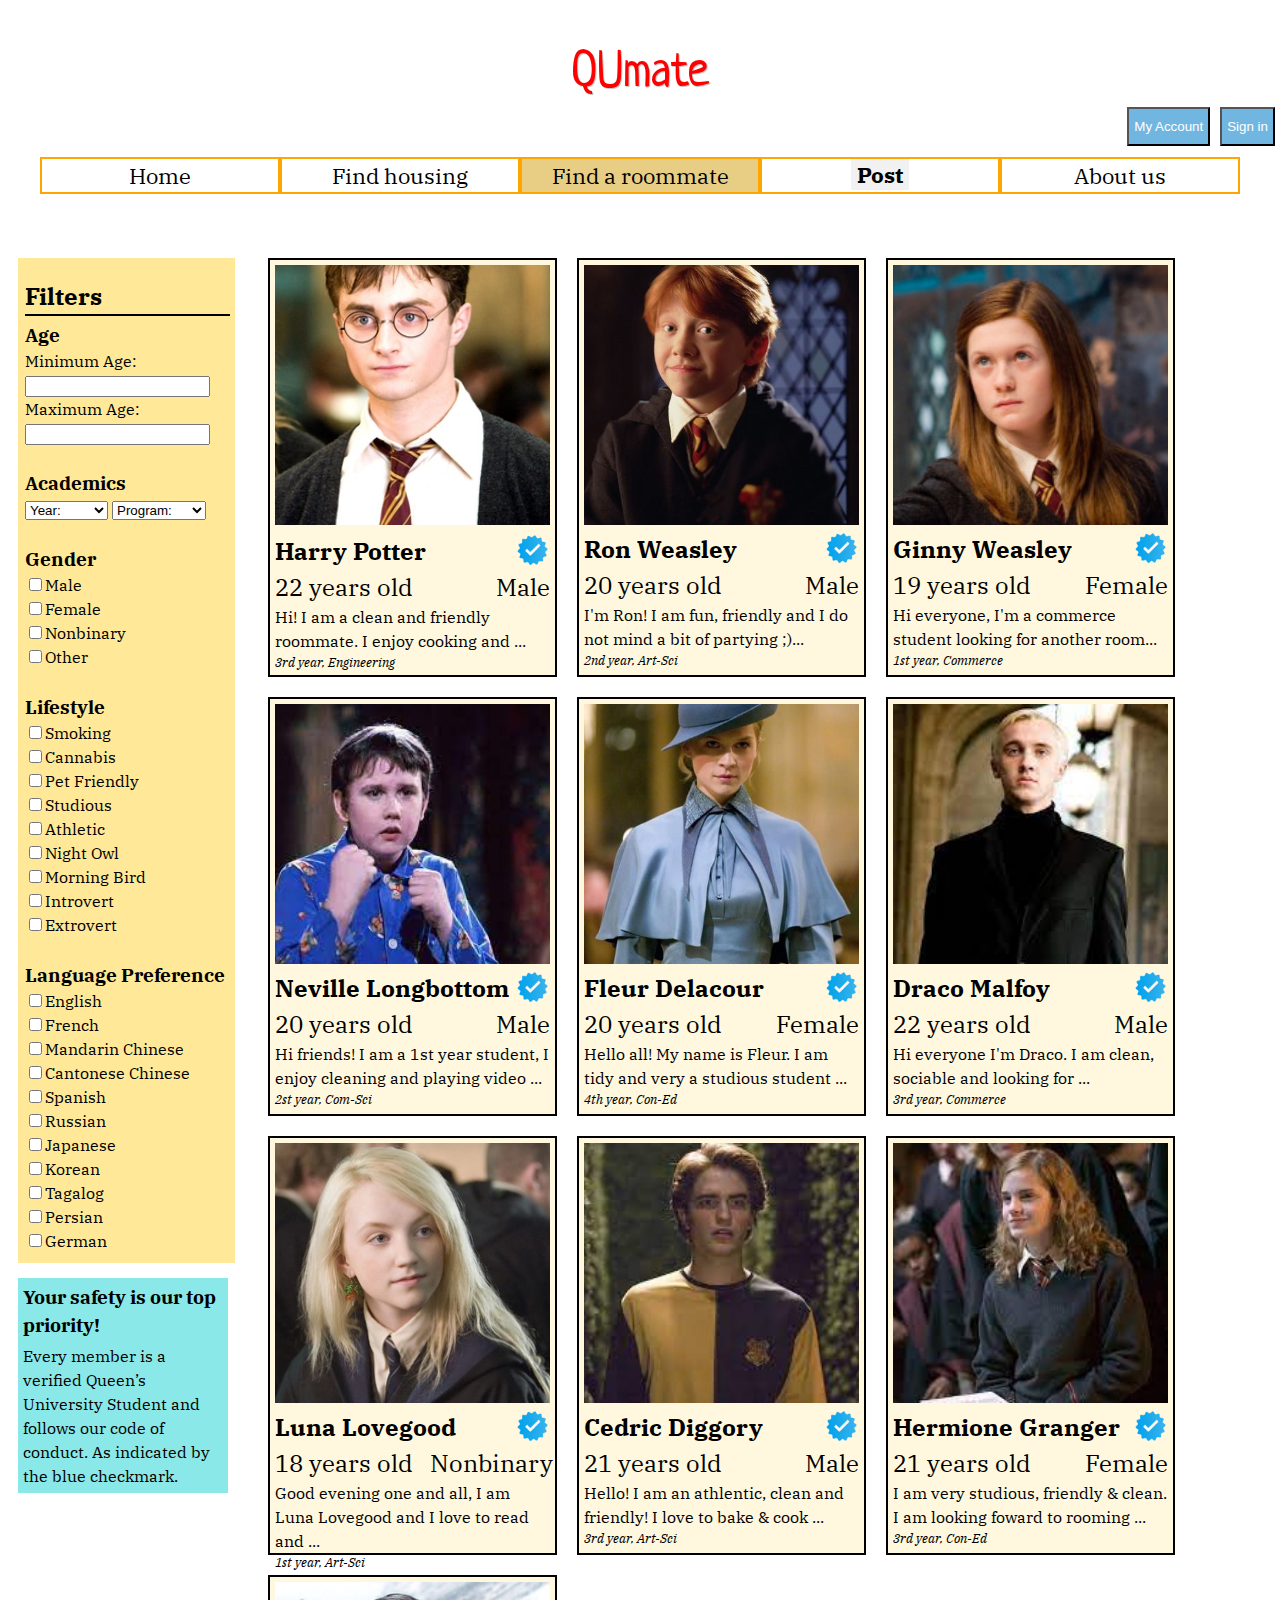
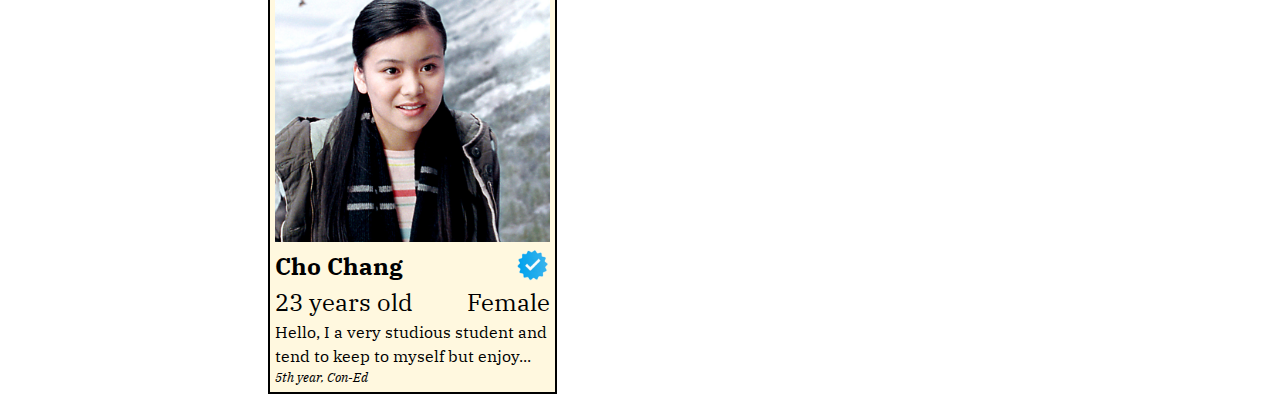
<file: find_roomate.html>
<!DOCTYPE html>
<html lang="en">
<head>
    <meta charset="UTF-8">
    <meta http-equiv="X-UA-Compatible" content="IE=edge">
    <meta name="viewport" content="Sean Guo">
    <link rel="stylesheet" href="https://solitude233-ui.github.io/QUmate/css/style.css">
    <link rel="stylesheet" href="https://solitude233-ui.github.io/QUmate/css/find_rmmate.css">
    <link rel="preconnect" href="https://fonts.gstatic.com">
    <link href="https://fonts.googleapis.com/css2?family=IBM+Plex+Serif&display=swap" rel="stylesheet">
    <link href="https://fonts.googleapis.com/css2?family=Neucha&display=swap" rel="stylesheet">
    <title>QUmate</title>

</head>
<body>
    <header>
        <div id="title">QUmate</div>
        <div id="buttons"></div>
            <button class="log_in"><a href="https://solitude233-ui.github.io/QUmate/log_in.html">Sign in</a></button>
            <button class="my_account"><a href="https://solitude233-ui.github.io/QUmate/my_account.html">My Account</a></button>
        </div>
    </header>

        <nav>
    <ul class="ul-nav">
        <li>
            <a href="https://solitude233-ui.github.io/QUmate/index.html" class="nav-link">Home</a>
        </li>
        <li>
            <a href="https://solitude233-ui.github.io/QUmate/find_room.html" class="nav-link">Find housing</a>
        </li>
        <li class="mainP">
            <a href="https://solitude233-ui.github.io/QUmate/find_roomate.html" class="nav-link">Find a roommate</a>
        </li>
        <li>
            <div class="dropdown">
                <button class="dropbtn">Post</button>
                <div class="dropdown-content">
                    <a href="https://solitude233-ui.github.io/QUmate/post_room.html" class="nav-link">Post your housing</a>
                    <a href="https://solitude233-ui.github.io/QUmate/post_profile.html" class="nav-link">Post your profile</a>
                </div>
            </div>
        </li>
        <li>
            <a href="https://solitude233-ui.github.io/QUmate/about_us.html" class="nav-link">About us</a>
        </li>
    </ul>
  </nav>

    <main>
        <div class = "left_container">
            <div class = "filter_box">
                <h2 style="border-bottom: 2px solid black; margin-right: 5px; margin-bottom: 5px"> Filters </h2>           
                <h3 style="margin: 0;"> Age </h3>
                <label for "rent"> Minimum Age: </label>
                <input type="text" id="age_min" name="age_min">
                <label for "rent"> Maximum Age: </label>
                <input type="text" id="age_max" name="age_max"> <br><br>

                <h3 style="margin: 0px;"> Academics </h3>
                <div class="custom-select" style="display:inline">
                    <select>
                        <option value="all">Year:</option>
                        <option value="1">1st year</option>
                        <option value="2">2nd year</option>
                        <option value="3">3rd year</option>
                        <option value="4">4th year</option>
                        <option value="4">Post Grad</option>
                    </select>
                </div>
                <div class="custom-select" style="display:inline">
                    <select>
                        <option value="all">Program:</option>
                        <option value="1">Art-Sci</option>
                        <option value="2">Com-Sci</option>
                        <option value="3">Commerce</option>
                        <option value="4">Education</option>
                        <option value="5">Engineering</option>
                        <option value="6">Kinesiology</option>
                        <option value="7">Nursing</option>                    
                    </select>
                </div>
                <br> <br>

                <div class="filter">
                    <h3 style="margin: 0px;"> Gender </h3>
                    <div class = "models"> 
                        <div class = "checkbox">
                            <label><input type="checkbox" rel="male" onchange="change();"/>Male</label>
                        </div>
                        <div class="checkbox">
                            <label><input type="checkbox" rel="female" onchange="change();"/>Female</label>
                        </div>
                        <div class="checkbox">
                            <label><input type="checkbox" rel="nonbinary" onchange="change();"/>Nonbinary</label>
                        </div>
                        <div class="checkbox">
                            <label><input type="checkbox" rel="other" onchange="change();"/>Other</label>
                        </div>
                    </div> 
                    <br>

                    <h3 style="margin: 0px;">Lifestyle</h3>
                    <div class = "processors"> 
                        <div class = "checkbox">
                            <label><input type="checkbox" rel="smoking" onchange="change();"/>Smoking</label>
                        </div>
                        <div class="checkbox">
                            <label><input type="checkbox" rel="cannabis" onchange="change();"/>Cannabis </label>
                        </div>
                        <div class="checkbox">
                            <label><input type="checkbox" rel="pet_friendly" onchange="change();"/>Pet Friendly</label>
                        </div>
                        <div class="checkbox">
                            <label><input type="checkbox" rel="studious" onchange="change();"/>Studious</label>
                        </div>
                        <div class="checkbox">
                            <label><input type="checkbox" rel="athletic" onchange="change();"/>Athletic</label>
                        </div>
                        <div class="checkbox">
                            <label><input type="checkbox" rel="night_owl" onchange="change();"/>Night Owl</label>
                        </div>
                        <div class="checkbox">
                            <label><input type="checkbox" rel="morning_bird" onchange="change();"/>Morning Bird</label>
                        </div>
                        <div class="checkbox">
                            <label><input type="checkbox" rel="introvert" onchange="change();"/>Introvert</label>
                        </div>
                        <div class="checkbox">
                            <label><input type="checkbox" rel="extrovert" onchange="change();"/>Extrovert</label>
                        </div>

                        <br>
                        <h3 style="margin: 0px;"> Language Preference </h3>
                        <div class = "checkbox">
                            <label><input type="checkbox" rel="english" onchange="change();"/>English</label>
                        </div>
                        <div class = "checkbox">
                            <label><input type="checkbox" rel="french" onchange="change();"/>French</label>
                        </div>
                        <div class = "checkbox">
                            <label><input type="checkbox" rel="mandarin" onchange="change();"/>Mandarin Chinese</label>
                        </div>
                        <div class = "checkbox">
                            <label><input type="checkbox" rel="cantonese" onchange="change();"/>Cantonese Chinese</label>
                        </div>
                        <div class = "checkbox">
                            <label><input type="checkbox" rel="spanish" onchange="change();"/>Spanish</label>
                        </div>
                        <div class = "checkbox">
                            <label><input type="checkbox" rel="russian" onchange="change();"/>Russian</label>
                        </div>
                        <div class = "checkbox">
                            <label><input type="checkbox" rel="japanese" onchange="change();"/>Japanese</label>
                        </div>
                        <div class = "checkbox">
                            <label><input type="checkbox" rel="korean" onchange="change();"/>Korean</label>
                        </div>
                        <div class = "checkbox">
                            <label><input type="checkbox" rel="tagalog" onchange="change();"/>Tagalog</label>
                        </div>
                        <div class = "checkbox">
                            <label><input type="checkbox" rel="persian" onchange="change();"/>Persian</label>
                        </div>
                        <div class = "checkbox">
                            <label><input type="checkbox" rel="german" onchange="change();"/>German</label>
                        </div>

                    </div> <!-- End processors div -->
                </div>
            </div>
            <div class = "legend">
                <h3 style ="margin: 5px"> Your safety is our top priority! </h3>
                <p style ="margin: 5px"> Every member is a verified Queen’s University Student and follows our code of conduct. As indicated by the blue checkmark. </p>
            </div>
        </div>


        <div class="div2">
            <div class = "div5 male pet_friendly english extrovert night_owl"> 
                <a href="https://solitude233-ui.github.io/QUmate/roommate_info.html" class="nav-link">
                <img class = "person_img" src="img/people/sample_roommate01.jpg" alt="Harry Potter">
                </a>
                <h2 style="float: left" class = "small">Harry Potter</h2>
                <img style="float: right" src="img/blueCheck.png" alt = "lightblub" width="35" height="35">

                <p style="font-size:150%; float: left" class = "small"> 22 years old </h3> 
                <p class = "small gender_box"> Male </h3> 

                <p style="float: left"class = "small"> Hi! I am a clean and friendly roommate. I enjoy cooking and ... </p>

                <p style="font-size:80%; float: left" class="small"> <i> 3rd year, Engineering </i></p>
            </div>

            <div class = "div5 male cannabis pet_friendly english extrovert"> 
                <img class = "person_img" src="img/people/sample_roommate02.jpg" alt="Ron Weasley">
                <h2 style="float: left" class = "small">Ron Weasley</h2>
                <img style="float: right" src="img/blueCheck.png" alt = "lightblub" width="35" height="35">

                <p style="font-size:150%; float: left" class = "small"> 20 years old </h3> 
                <p class = "small gender_box"> Male </h3> 

                <p style="float: left"class = "small"> I'm Ron! I am fun, friendly and I do not mind a bit of partying  ;)...</p>

                <p style="font-size:80%; float: left" class="small"> <i> 2nd year, Art-Sci </i></p>
            </div>

            <div class = "div5 female studious athletic english german extrovert"> 
                <img class = "person_img" src="img/people/sample_roommate03.jpg" alt="Ginny Weasley">
                <h2 style="float: left" class = "small">Ginny Weasley</h2>
                <img style="float: right" src="img/blueCheck.png" alt = "lightblub" width="35" height="35">

                <p style="font-size:150%; float: left" class = "small"> 19 years old </h3> 
                <p class = "small gender_box"> Female </h3> 

                <p style="float: left"class = "small"> Hi everyone, I'm a commerce student looking for another room...</p>

                <p style="font-size:80%; float: left" class="small"> <i> 1st year, Commerce </i></p>
            </div>

            <div class = "div5 male pet_friendly cannabis english introvert"> 
                <img class = "person_img" src="img/people/sample_roommate05.jpg" alt="Neville Longbottom">
                <h2 style="float: left" class = "small">Neville Longbottom</h2>
                <img style="float: right" src="img/blueCheck.png" alt = "lightblub" width="35" height="35">

                <p style="font-size:150%; float: left" class = "small"> 20 years old </h3> 
                <p class = "small gender_box"> Male </h3> 

                <p style="float: left"class = "small"> Hi friends! I am a 1st year student, I enjoy cleaning and playing video ... </p>

                <p style="font-size:80%; float: left" class="small"> <i> 2st year, Com-Sci </i></p>
            </div>

            <div class = "div5 female studious athletic french russian morning_bird"> 
                <img class = "person_img" src="img/people/sample_roommate06.jpg" alt="Fleur Delacour">
                <h2 style="float: left" class = "small">Fleur Delacour</h2>
                <img style="float: right" src="img/blueCheck.png" alt = "lightblub" width="35" height="35">

                <p style="font-size:150%; float: left" class = "small"> 20 years old </h3> 
                <p class = "small gender_box"> Female </h3> 

                <p style="float: left"class = "small"> Hello all! My name is Fleur. I am tidy and very a studious student ... </p>

                <p style="font-size:80%; float: left" class="small"> <i> 4th year, Con-Ed </i></p>
            </div>

            <div class = "div5 male cannabis smoking english russian night_owl"> 
                <img class = "person_img" src="img/people/sample_roommate09.jpg" alt="Draco Malfoy">
                <h2 style="float: left" class = "small">Draco Malfoy</h2>
                <img style="float: right" src="img/blueCheck.png" alt = "lightblub" width="35" height="35">

                <p style="font-size:150%; float: left" class = "small"> 22 years old </h3> 
                <p class = "small gender_box"> Male </h3> 

                <p style="float: left"class = "small"> Hi everyone I'm Draco. I am clean, sociable and looking for ...</p>

                <p style="font-size:80%; float: left" class="small"> <i> 3rd year, Commerce </i></p>
            </div>  

            <div class = "div5 nonbinary cannabis pet_friendly english korean extrovert"> 
                <img class = "person_img" src="img/people/sample_roommate10.jpg" alt="Luna Lovegood">
                <h2 style="float: left" class = "small">Luna Lovegood</h2>
                <img style="float: right" src="img/blueCheck.png" alt = "lightblub" width="35" height="35">

                <p style="font-size:150%; float: left" class = "small"> 18 years old </h3> 
                <p class = "small gender_box"> Nonbinary </h3> 

                <p style="float: left"class = "small"> Good evening one and all, I am Luna Lovegood and I love to read and ...</p>

                <p style="font-size:80%; float: left" class="small"> <i> 1st year, Art-Sci </i></p>
            </div>  

            <div class = "div5 male athletic studious cannabis english german extrovert"> 
                <img class = "person_img" src="img/people/sample_roommate11.jpg" alt="Cedric Diggory">
                <h2 style="float: left" class = "small">Cedric Diggory</h2>
                <img style="float: right" src="img/blueCheck.png" alt = "lightblub" width="35" height="35">

                <p style="font-size:150%; float: left" class = "small"> 21 years old </h3> 
                <p class = "small gender_box"> Male </h3> 

                <p style="float: left"class = "small"> Hello! I am an athlentic, clean and friendly! I love to bake & cook ...</p>

                <p style="font-size:80%; float: left" class="small"> <i> 3rd year, Art-Sci </i></p>
            </div>    

            <div class = "div5 female studious pet_friendly english introvert french spanish morning_bird"> 
                <img class = "person_img" src="img/people/sample_roommate12.jpg" alt="Hermione Granger">
                <h2 style="float: left" class = "small">Hermione Granger</h2>
                <img style="float: right" src="img/blueCheck.png" alt = "lightblub" width="35" height="35">

                <p style="font-size:150%; float: left" class = "small"> 21 years old </h3> 
                <p class = "small gender_box"> Female </h3> 

                <p style="float: left"class = "small"> I am very studious, friendly & clean. I am looking foward to rooming ...</p>

                <p style="font-size:80%; float: left" class="small"> <i> 3rd year, Con-Ed </i></p>
            </div>    

            <div class = "div5 female studious athletic cantonese night_owl introvert"> 
                <img class = "person_img" src="img/people/sample_roommate04.jpg" alt="Cho Chang ">
                <h2 style="float: left" class = "small">Cho Chang &nbsp;&nbsp;&nbsp; </h2>
                <img style="float: right" src="img/blueCheck.png" alt = "lightblub" width="35" height="35">

                <p style="font-size:150%; float: left" class = "small"> 23 years old </h3> 
                <p class = "small gender_box"> Female </h3> 

                <p style="float: left"class = "small"> Hello, I a very studious student and tend to keep to myself but enjoy...</p>

                <p style="font-size:80%; float: left" class="small"> <i> 5th year, Con-Ed </i></p>
            </div>         
        </div>

        <!-- <div class = "blue_box">
            <h3 style ="margin: 5px"> Your safety is our top priority! </h3>
            <p style ="margin: 5px"> Every member is a verified Queen’s University Student and follows our code of conduct. As indicated by the blue checkmark. </p>
        </div> -->

    </main>
<script type="text/javascript">
    function change() {
      var modelCbs = document.querySelectorAll(".models input[type='checkbox']");
      var processorCbs = document.querySelectorAll(".processors input[type='checkbox']");
      var filters = {
        models: getClassOfCheckedCheckboxes(modelCbs),
        processors: getClassOfCheckedCheckboxes(processorCbs)
      };

      filterResults(filters);
    }

    function getClassOfCheckedCheckboxes(checkboxes) {
      var classes = [];

      if (checkboxes && checkboxes.length > 0) {
        for (var i = 0; i < checkboxes.length; i++) {
          var cb = checkboxes[i];

          if (cb.checked) {
            classes.push(cb.getAttribute("rel"));
          }
        }
      }
      return classes;
    }

    function filterResults(filters) {
      var rElems = document.querySelectorAll(".div2 div");
      var hiddenElems = [];

      if (!rElems || rElems.length <= 0) {
        return;
      }

      for (var i = 0; i < rElems.length; i++) {
        var el = rElems[i];

        if (filters.models.length > 0) {
          var isHidden = true;

          for (var j = 0; j < filters.models.length; j++) {
            var filter = filters.models[j];

            if (el.classList.contains(filter)) {
              isHidden = false;
              break;
            }
          }

          if (isHidden) {
            hiddenElems.push(el);
          }
        }

        if (filters.processors.length > 0) {
          var isHidden = true;

          for (var j = 0; j < filters.processors.length; j++) {
            var filter = filters.processors[j];

            if (el.classList.contains(filter)) {
              isHidden = false;
              break;
            }
          }

          if (isHidden) {
            hiddenElems.push(el);
          }
        }
      }

      for (var i = 0; i < rElems.length; i++) {
        rElems[i].style.display = "block";
      }

      if (hiddenElems.length <= 0) {
        return;
      }

      for (var i = 0; i < hiddenElems.length; i++) {
        hiddenElems[i].style.display = "none";
      }
    }


    $(window).load(function () {
    $(".trigger_popup_fricc").click(function(){
       $('.hover_bkgr_fricc').show();
    });
    $('.hover_bkgr_fricc').click(function(){
        $('.hover_bkgr_fricc').hide();
    });
    $('.popupCloseButton').click(function(){
        $('.hover_bkgr_fricc').hide();
    });
    });
</script>
</body>
</html>
</file>
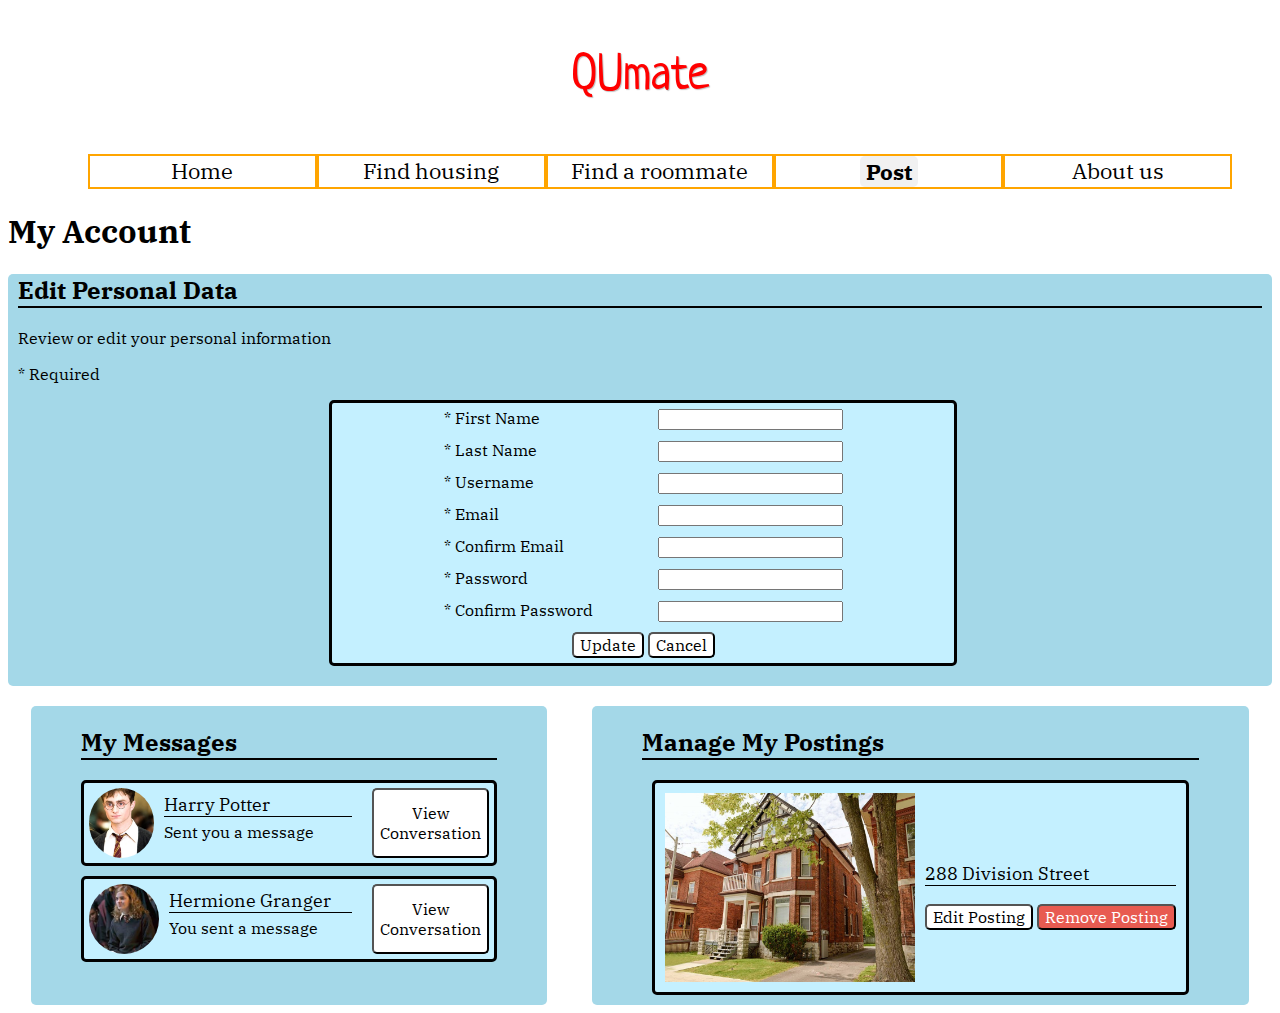
<file: my_account.html>
<!DOCTYPE html>
<html lang="en">
<head>
    <meta charset="UTF-8">
    <meta http-equiv="X-UA-Compatible" content="IE=edge">
    <meta name="viewport" content="Josh Tremblay">
    <link rel="stylesheet" href="https://solitude233-ui.github.io/QUmate/css/my_account.css">
    <link rel="preconnect" href="https://fonts.gstatic.com">
    <link href="https://fonts.googleapis.com/css2?family=IBM+Plex+Serif&display=swap" rel="stylesheet">
    <link href="https://fonts.googleapis.com/css2?family=Neucha&display=swap" rel="stylesheet">
    <title>QUmate</title>
</head>
<body>
    <header>
            <div id="title">QUmate</div>
        </header>

        <nav>
            <ul class="ul-nav">
                <li>
                    <a href="https://solitude233-ui.github.io/QUmate/index.html" class="nav-link">Home</a>
                </li>
                <li>
                    <a href="https://solitude233-ui.github.io/QUmate/find_room.html" class="nav-link">Find housing</a>
                </li>
                <li>
                    <a href="https://solitude233-ui.github.io/QUmate/find_roomate.html" class="nav-link">Find a roommate</a>
                </li>
                <li>
                    <div class="dropdown">
                        <button class="dropbtn">Post</button>
                        <div class="dropdown-content">
                            <a href="https://solitude233-ui.github.io/QUmate/post_room.html" class="nav-link">Post your housing</a>
                            <a href="https://solitude233-ui.github.io/QUmate/post_profile.html" class="nav-link">Post your profile</a>
                        </div>
                    </div>
                </li>
                <li>
                    <a href="https://solitude233-ui.github.io/QUmate/about_us.html" class="nav-link">About us</a>
                </li>
            </ul>
        </nav>

        <main>
            <h1>My Account</h1>
            <div id="edit_account">
                <h2>Edit Personal Data</h2>
                <p>Review or edit your personal information</p>
                <p>* Required</p>
                <form id="personal_info">
                    <span class="field">
                        <label for="first_name">* First Name</label>
                        <input type="text" id="first_name" name="first_name">
                    </span>
                    <span class="field">
                        <label for="last_name">* Last Name</label>
                        <input type="text" id="last_name" name="last_name">
                    </span>
                    <span class="field">
                        <label for="username">* Username</label>
                        <input type="text" id="username" name="username">
                    </span>
                    <span class="field">
                        <label for="email">* Email</label>
                        <input type="email" id="email" name="email">
                    </span>
                    <span class="field">
                        <label for="email_confirm">* Confirm Email</label>
                        <input type="email" id="email_confirm" name="email_confirm">
                    </span>
                    <span class="field">
                        <label for="password">* Password</label>
                        <input type="password" id="password" name="password">
                    </span>
                    <span class="field">
                        <label for="pass_confirm">* Confirm Password</label>
                        <input type="password" id="pass_confirm" name="pass_confirm">
                    </span>
                    <span class="field">
                        <input type="submit" value="Update" class="button">
                        <input type="reset" value="Cancel" class="button">
                    </span>
                </form>
            </div>

            <div id="feature_container">
                <div class="feature">
                    <h2>My Messages</h2>
                    <div class="message">
                        <img src="https://solitude233-ui.github.io/QUmate/img/people/sample_roommate01.jpg" alt="User Icon">
                        <span class="text">
                            <p class="name">Harry Potter</p>
                            <p class="desc">Sent you a message</p>
                        </span>
                        <button type="button">View Conversation</button>
                    </div>
                    <div class="message">
                        <img src="https://solitude233-ui.github.io/QUmate/img/people/sample_roommate12.jpg" alt="User Icon">
                        <span class="text">
                            <p class="name">Hermione Granger</p>
                            <p class="desc">You sent a message</p>
                        </span>
                        <button type="button">View Conversation</button>
                    </div>
                </div>

                <div class="feature">
                    <h2>Manage My Postings</h2>
                    <div class="posting">
                        <img src="https://solitude233-ui.github.io/QUmate/img/houses/sample_house.jpeg" alt="House posting icon">
                        <span class="posting_desc">
                            <p class="address">288 Division Street</p>
                            <button type="button" id="edit">Edit Posting</button>
                            <button type="button" id="remove">Remove Posting</button>
                        </span>
                    </div>
                </div>
            </div>
        </main>
</body>
</html>
</file>
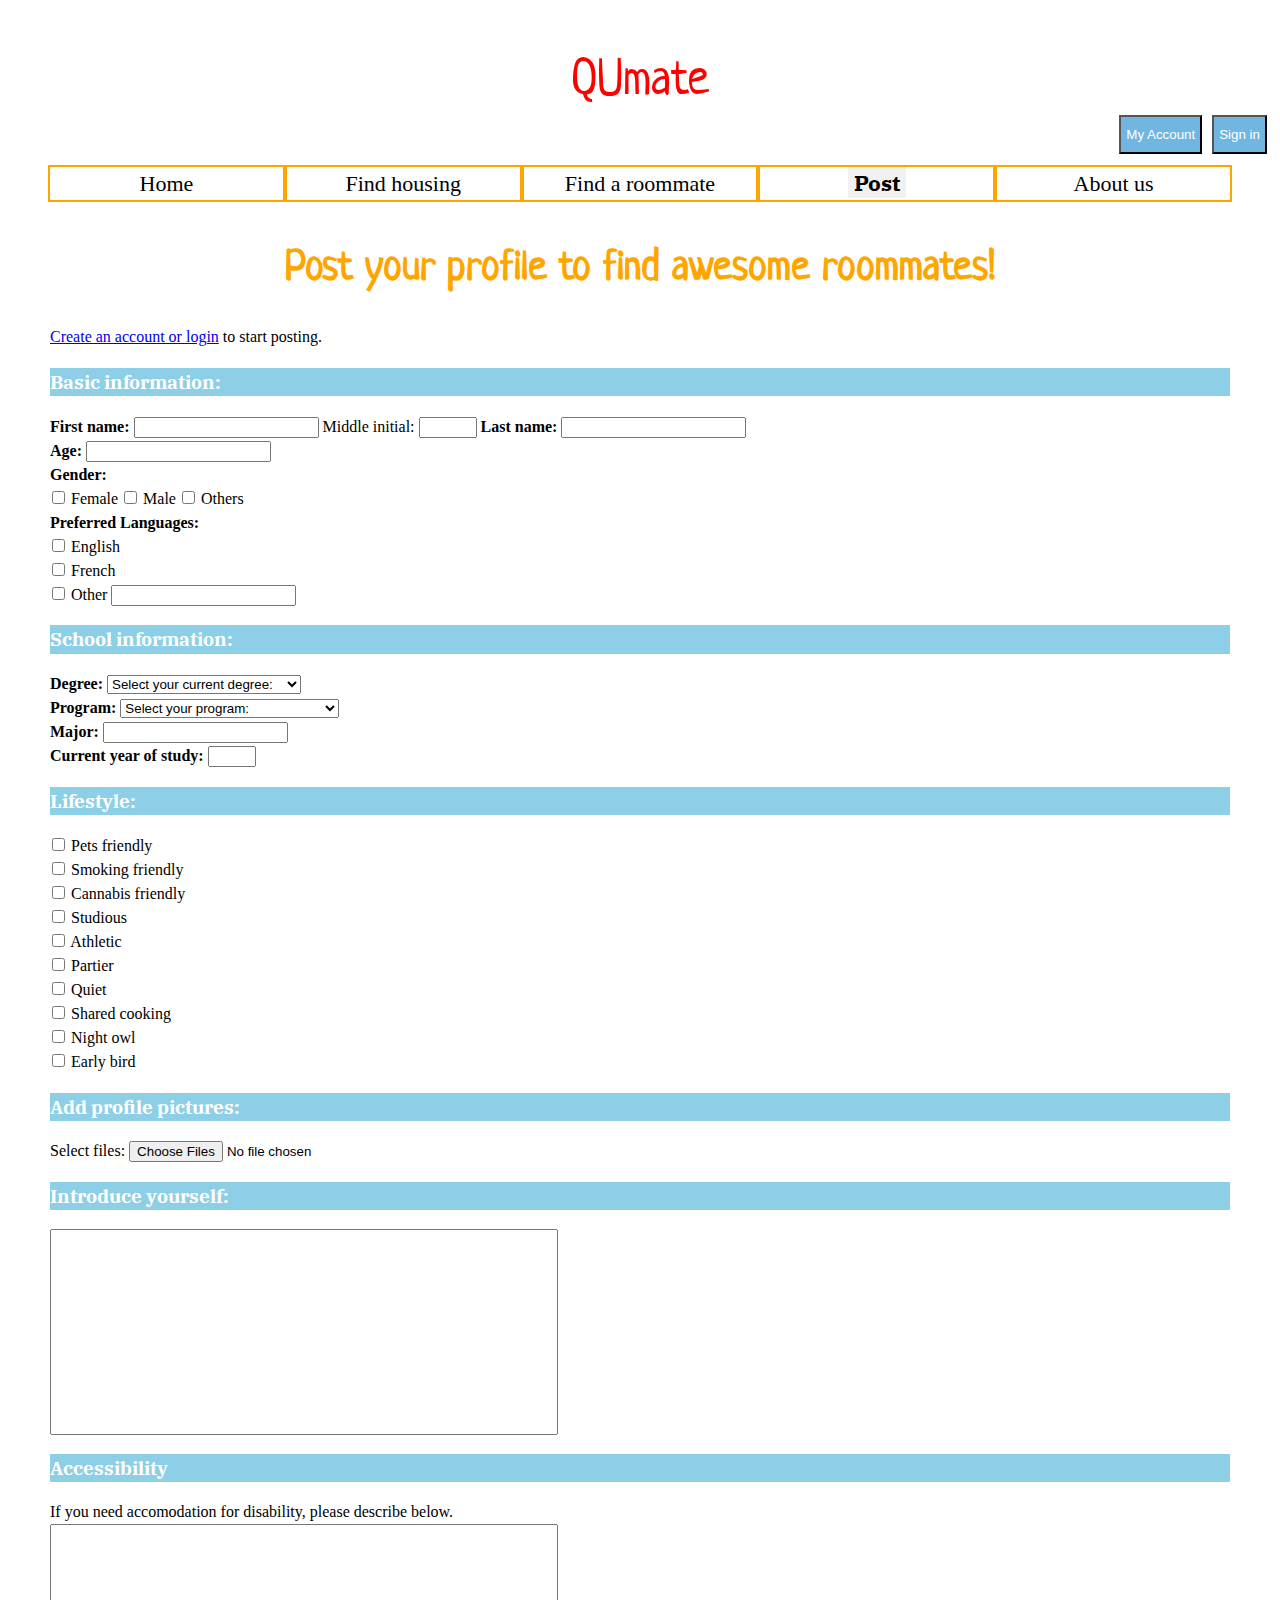
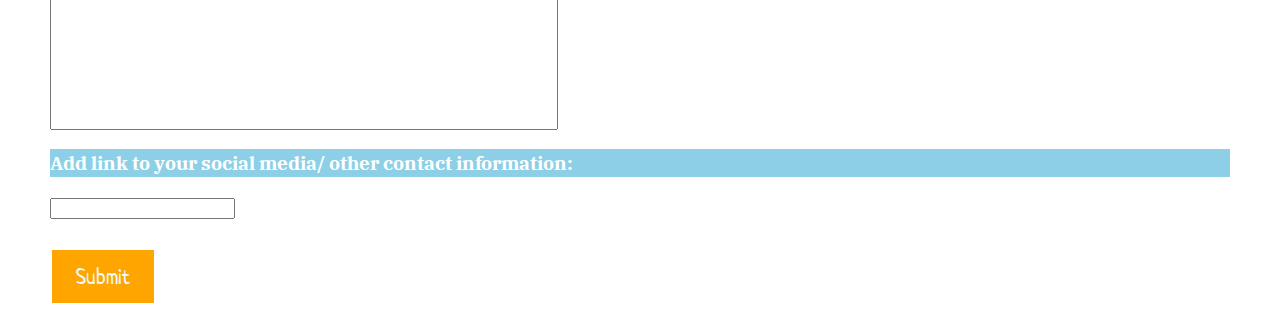
<file: post_profile.html>
<!DOCTYPE html>
<html lang="en">
<html lang="en">
    <head>
        <meta charset="UTF-8">
        <meta http-equiv="X-UA-Compatible" content="IE=edge">
        <meta name="viewport" content="Sean Guo">
        <link rel="stylesheet" href="https://solitude233-ui.github.io/QUmate/css/post_pf.css">
        <link rel="stylesheet" href="C:\Users\233\QUmate\css\post_pf.css">
        <link rel="preconnect" href="https://fonts.gstatic.com">
        <link href="https://fonts.googleapis.com/css2?family=IBM+Plex+Serif&display=swap" rel="stylesheet">
        <link href="https://fonts.googleapis.com/css2?family=Neucha&display=swap" rel="stylesheet">
        <title>QUmate</title>
    </head>
    <body>
    <header>
        <div id="title">QUmate</div>
        <div id="buttons"></div>
            <button class="log_in"><a href="https://solitude233-ui.github.io/QUmate/log_in.html">Sign in</a></button>
            <button class="my_account"><a href="https://solitude233-ui.github.io/QUmate/my_account.html">My Account</a></button>
        </div>
    </header>

        <nav>
            <ul class="ul-nav">
                <li>
                    <a href="https://solitude233-ui.github.io/QUmate/index.html" class="nav-link">Home</a>
                </li>
                <li>
                    <a href="https://solitude233-ui.github.io/QUmate/find_room.html" class="nav-link">Find housing</a>
                </li>
                <li>
                    <a href="https://solitude233-ui.github.io/QUmate/find_roomate.html" class="nav-link">Find a roommate</a>
                </li>
                <li class="mainP">
                        <div class="dropdown">
                        <button class="dropbtn">Post</button>
                        <div class="dropdown-content">
                            <a href="https://solitude233-ui.github.io/QUmate/post_room.html" class="nav-link">Post your housing</a>
                            <a href="https://solitude233-ui.github.io/QUmate/post_profile.html" class="nav-link">Post your profile</a>
                        </div>
                      </div>
                </li>
                <li>
                    <a href="https://solitude233-ui.github.io/QUmate/about_us.html" class="nav-link">About us</a>
                </li>
            </ul>
        </nav>
    
    <main class="content">


        <h1>Post your profile to find awesome roommates!</h1>
        <a href="https://solitude233-ui.github.io/QUmate/log_in.html">Create an account or login</a> to start posting.
        
        <h3>Basic information:</h3>
        <label for="first"><b>First name:</b></label>
        <input type="text" id="first" name="first">
        <label for="middle">Middle initial:</label>
        <input type="text" style="width: 50px;" id="middle" name="middle">
        <label for="last"><b>Last name:</b></label>
        <input type="text" id="last" name="last"><br>

        <label for="age"><b>Age:</b></label>
        <input type="text" id="age" name="age"><br>
    
        <b>Gender:</b><br>
        <label class="checkbox-inline">
            <input type="checkbox" value=""> Female
            <input type="checkbox" value=""> Male
            <input type="checkbox" value=""> Others
        </label><br>

        <b>Preferred Languages:</b><br>
        <input type="checkbox" id="lang1" name="lang1" value="English">
        <label for="lang1"> English </label><br>
        <input type="checkbox" id="lang2" name="lang2" value="French">
        <label for="lang2"> French </label><br>
        <input type="checkbox" id="lang3" name="lang3" value="Other">
        <label for="lang2"> Other</label>
        <input type="text" id="other" name="other"><br>


       <h3>School information:</h3>
        <form action="/action_page.php">
            <div class="custom-select" style="display:inline">
                <b>Degree: </b> 
                <select>
                    <option value="0">Select your current degree:</option>
                    <option value="1">Undergraduate</option>
                    <option value="2">Masters</option>
                    <option value="3">Ph.D.</option>
                    <option value="4">Exchange / Part-time student</option>
                </select><br>
                <b>Program:</b>  
                <select>
                    <option value="0">Select your program:</option>
                    <option value="1">Business</option>
                    <option value="2">Computing</option>
                    <option value="3">Creative Arts</option>
                    <option value="4">Education</option>
                    <option value="5">Engineering and Applied Science</option>
                    <option value="6">Humanities</option>
                    <option value="7">Languages</option>
                    <option value="8">Life and Physical Sciences</option>
                    <option value="9">Law</option>
                    <option value="10">Medicine</option>
                    <option value="11">Social Sciences</option>
                </select><br>
                <label for="major"><b>Major:</b></label>
                <input type="text" id="major" name="major"><br>
                <label for="year"><b>Current year of study:</b></label>
                <input type="number" id="year" name="year" min="1" max="6"><br>
            </div>

        <h3>Lifestyle:</h3>
            <input type="checkbox" id="ls1" name="ls1" value="Pets friendly">
            <label for="ls1"> Pets friendly</label><br>
            <input type="checkbox" id="ls2" name="ls2" value="Smoking friendly">
            <label for="ls2"> Smoking friendly</label><br>
            <input type="checkbox" id="ls3" name="ls3" value="Cannabis friendly">
            <label for="ls3"> Cannabis friendly</label><br>
            <input type="checkbox" id="ls4" name="ls4" value="Studious">
            <label for="ls4"> Studious</label><br>
            <input type="checkbox" id="ls5" name="ls5" value="Athletic">
            <label for="ls5"> Athletic</label><br>
            <input type="checkbox" id="ls6" name="ls6" value="Partier">
            <label for="ls6"> Partier</label><br>
            <input type="checkbox" id="ls7" name="ls7" value="Quiet">
            <label for="ls7"> Quiet</label><br>
            <input type="checkbox" id="ls8" name="ls8" value="Shared cooking">
            <label for="ls8"> Shared cooking</label><br>
            <input type="checkbox" id="ls9" name="ls9" value="Night owl">
            <label for="ls9"> Night owl</label><br>
            <input type="checkbox" id="ls10" name="ls10" value="Early bird">
            <label for="ls10"> Early bird</label><br>

        <h3>Add profile pictures:</h3>
            <label for="files">Select files:</label>
            <input type="file" id="files" name="files" multiple><br>


            <label for="description">
                <h3>Introduce yourself:</h3>
            </label>
            <input type="text" style="height: 200px;width: 500px;" id="description" name="description">


         <h3>Accessibility</h3>
         <label for="accomodation">If you need accomodation for disability, please describe below.</label><br>
         <input type="text" style="height: 200px;width: 500px;" id="accomodation" name="accomodation">

            <label for="website">
                <h3>Add link to your social media/ other contact information:</h3>
            </label>
            <input type="text" id="website" name="website"><br><br>

            <input type="submit" value="Submit">
        </form>


    </main>

</body>

</html>
</file>
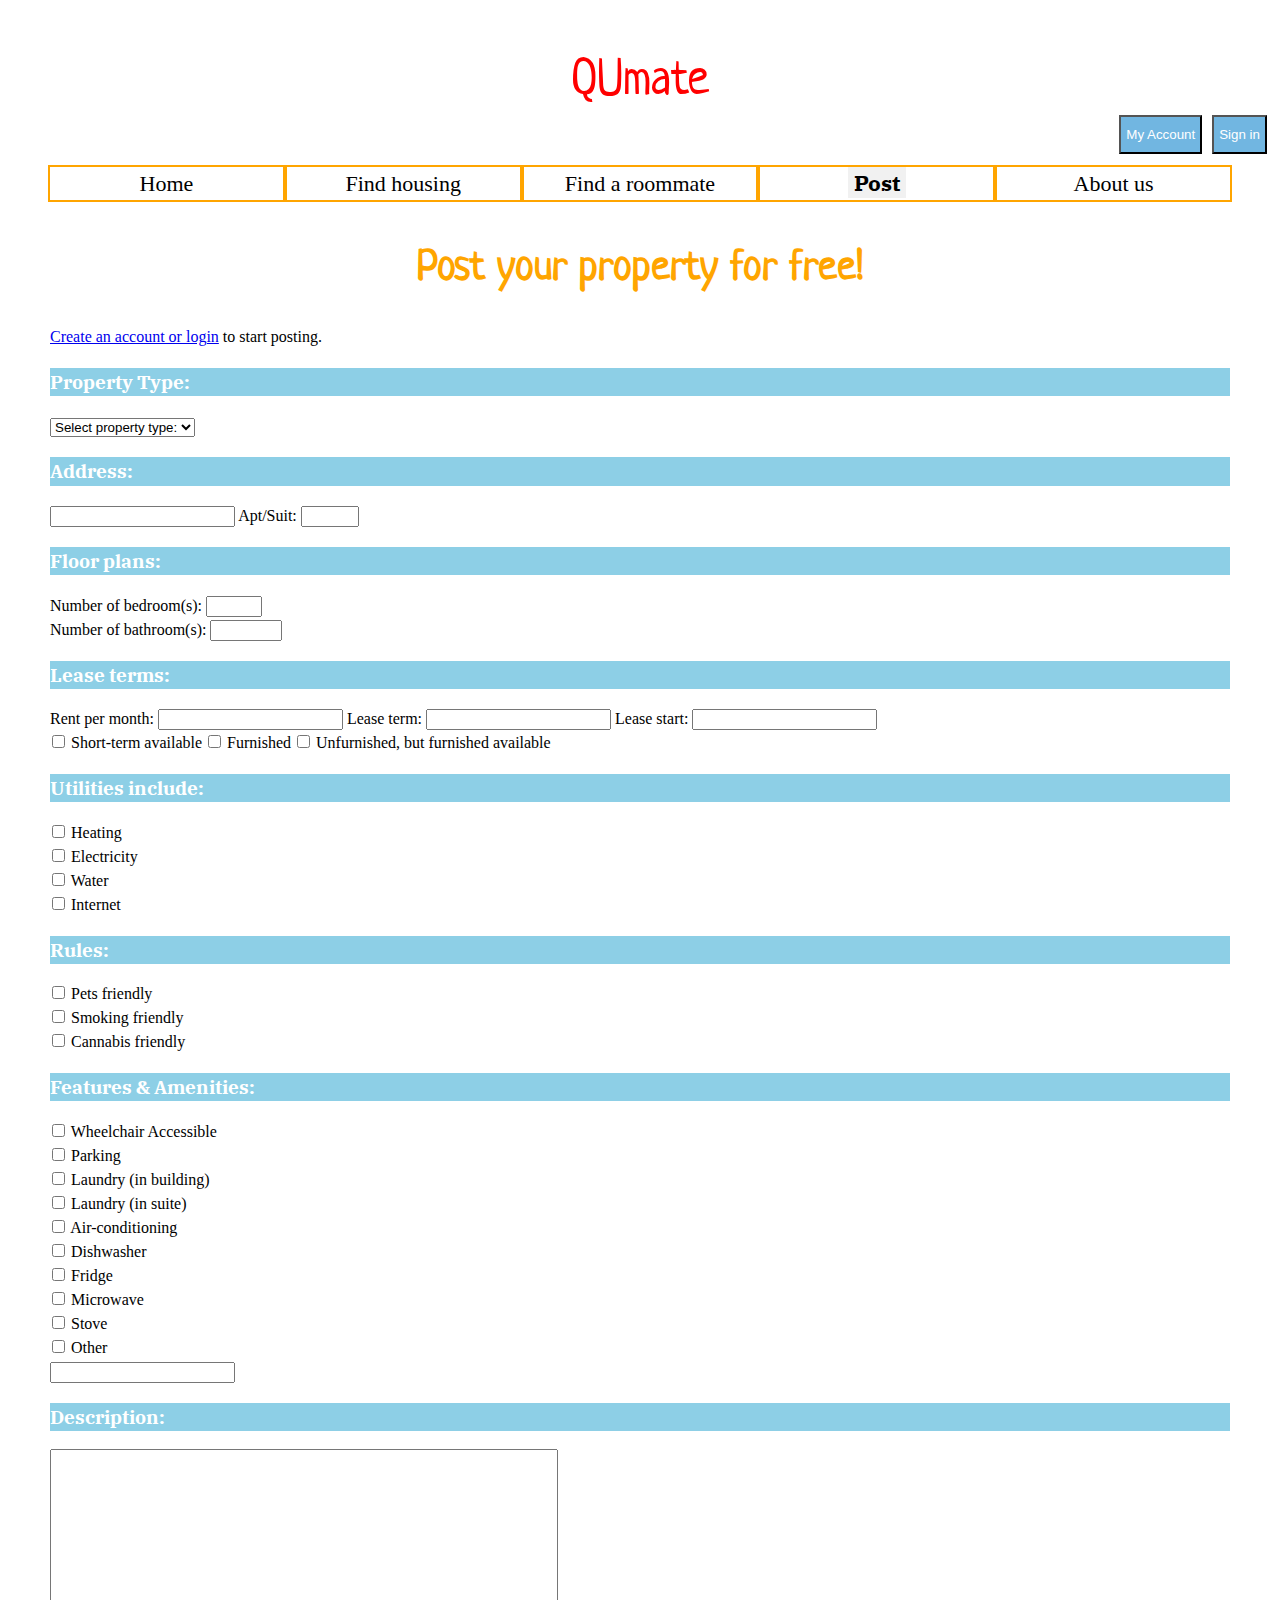
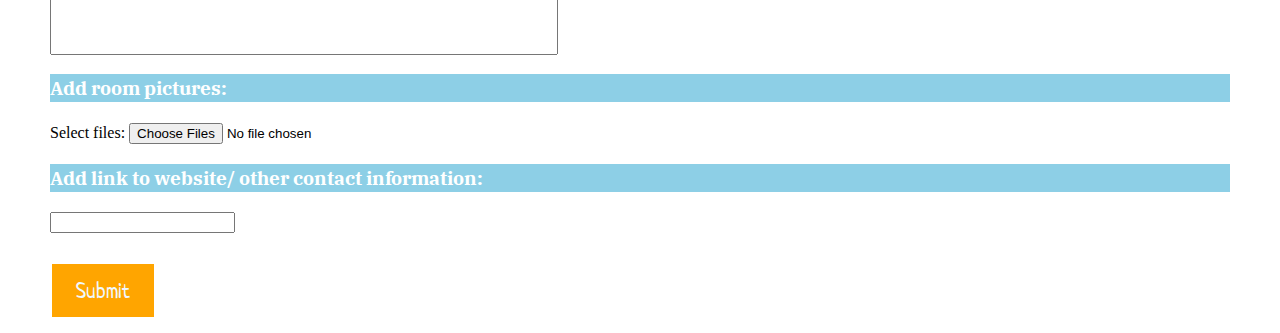
<file: post_room.html>
<!DOCTYPE html>
<html lang="en">
<html lang="en">
    <head>
        <meta charset="UTF-8">
        <meta http-equiv="X-UA-Compatible" content="IE=edge">
        <meta name="viewport" content="Sean Guo">
        <link rel="stylesheet" href="https://solitude233-ui.github.io/QUmate/css/post_rm.css">
        <link rel="stylesheet" href="C:\Users\233\QUmate\css\post_rm.css">
        <link rel="preconnect" href="https://fonts.gstatic.com">
        <link href="https://fonts.googleapis.com/css2?family=IBM+Plex+Serif&display=swap" rel="stylesheet">
        <link href="https://fonts.googleapis.com/css2?family=Neucha&display=swap" rel="stylesheet">
        <title>QUmate</title>
    </head>
    <body>
    <header>
        <div id="title">QUmate</div>
        <div id="buttons"></div>
            <button class="log_in"><a href="https://solitude233-ui.github.io/QUmate/log_in.html">Sign in</a></button>
            <button class="my_account"><a href="https://solitude233-ui.github.io/QUmate/my_account.html">My Account</a></button>
        </div>
    </header>

        <nav>
            <ul class="ul-nav">
                <li>
                    <a href="https://solitude233-ui.github.io/QUmate/index.html" class="nav-link">Home</a>
                </li>
                <li>
                    <a href="https://solitude233-ui.github.io/QUmate/find_room.html" class="nav-link">Find housing</a>
                </li>
                <li>
                    <a href="https://solitude233-ui.github.io/QUmate/find_roomate.html" class="nav-link">Find a roommate</a>
                </li>
                <li class="mainP">
                        <div class="dropdown">
                        <button class="dropbtn">Post</button>
                        <div class="dropdown-content">
                            <a href="https://solitude233-ui.github.io/QUmate/post_room.html" class="nav-link">Post your housing</a>
                            <a href="https://solitude233-ui.github.io/QUmate/post_profile.html" class="nav-link">Post your profile</a>
                        </div>
                      </div>
                </li>
                <li>
                    <a href="https://solitude233-ui.github.io/QUmate/about_us.html" class="nav-link">About us</a>
                </li>
            </ul>
        </nav>
    
    <main class="content">


        <h1>Post your property for free!</h1>
        <a href="https://solitude233-ui.github.io/QUmate/log_in.html">Create an account or login</a> to start posting.
        <h3>Property Type:</h3>
        <form action="/action_page.php">
            <div class="custom-select" style="display:inline">
                <select>
                    <option value="0">Select property type:</option>
                    <option value="1">Condo</option>
                    <option value="2">Apartment</option>
                    <option value="3">House</option>
                    <option value="4">Room</option>
                </select>
            </div>

            <label for="address">
                <h3>Address:</h3>
            </label>
            <input type="text" id="address" name="address">
            <label for="apt">Apt/Suit:</label>
            <input type="text" style="width: 50px;" id="apt" name="apt">


            <h3>Floor plans:</h3>

            <label for="bedroom">Number of bedroom(s):</label>
            <input type="number" id="bedroom" name="bedroom" min="1" max="10">
            <br>
            <label for="bathroom">Number of bathroom(s):</label>
            <input type="number" id="bathroom" name="bathroom" min="1" max="10" step=".5">


            <h3>Lease terms:</h3>
            <label for="rent">Rent per month:</label>
            <input type="text" id="rent" name="rent">
            <label for="lease term">Lease term:</label>
            <input type="text" id="lease term" name="lease term">
            <label for="lease start">Lease start:</label>
            <input type="text" id="lease start" name="lease start"><br>
            <label class="checkbox-inline">
                <input type="checkbox" value=""> Short-term available
                <input type="checkbox" value=""> Furnished
                <input type="checkbox" value=""> Unfurnished, but furnished available
            </label>

            <h3>Utilities include:</h3>
            <div class="utilities">

                <input type="checkbox" id="feature1" name="feature1" value="Heating">
                <label for="feature1"> Heating</label><br>
                <input type="checkbox" id="feature2" name="feature2" value="Electricity">
                <label for="feature2"> Electricity</label><br>
                <input type="checkbox" id="feature3" name="feature3" value="Water">
                <label for="feature3"> Water</label><br>
                <input type="checkbox" id="feature4" name="feature4" value="Internet">
                <label for="feature3"> Internet</label><br>

            </div>
            <h3>Rules:</h3>
            <input type="checkbox" id="rule1" name="rule1" value="Pets friendly">
            <label for="feature1"> Pets friendly</label><br>
            <input type="checkbox" id="rule2" name="rule2" value="Smoking friendly">
            <label for="feature2"> Smoking friendly</label><br>
            <input type="checkbox" id="rule3" name="rule3" value="Cannabis friendly">
            <label for="feature3"> Cannabis friendly </label><br>
            
            <h3>Features & Amenities:</h3>

            <input type="checkbox" id="feature1" name="feature1" value="Accessibility">
            <label for="feature1"> Wheelchair Accessible</label><br>
            <input type="checkbox" id="feature2" name="feature2" value="Parking">
            <label for="feature2"> Parking</label><br>
            <input type="checkbox" id="feature3" name="feature3" value="Laundry1">
            <label for="feature3"> Laundry (in building) </label><br>
            <input type="checkbox" id="feature4" name="feature4" value="Laundry2">
            <label for="feature4"> Laundry (in suite) </label><br>
            <input type="checkbox" id="feature5" name="feature5" value="Air-conditioning">
            <label for="feature5"> Air-conditioning</label><br>
            <input type="checkbox" id="feature6" name="feature6" value="Dishwasher">
            <label for="feature6"> Dishwasher</label><br>
            <input type="checkbox" id="feature7" name="feature7" value="Fridge">
            <label for="feature7"> Fridge</label><br>
            <input type="checkbox" id="feature8" name="feature8" value="Microwave">
            <label for="feature8"> Microwave</label><br>
            <input type="checkbox" id="feature9" name="feature9" value="Stove">
            <label for="feature9"> Stove</label><br>
            <input type="checkbox" id="feature10" name="feature10" value="Other">
            <label for="feature10"> Other</label><br>
            <input type="text" id="other" name="other">


            <label for="description">
                <h3>Description:</h3>
            </label>
            <input type="text" style="height: 200px;width: 500px;" id="description" name="description">


            <h3>Add room pictures:</h3>

            <label for="files">Select files:</label>
            <input type="file" id="files" name="files" multiple><br>

            <label for="website">
                <h3>Add link to website/ other contact information:</h3>
            </label>
            <input type="text" id="website" name="website"><br><br>

            <input type="submit" value="Submit">
        </form>


    </main>

</body>

</html>
</file>
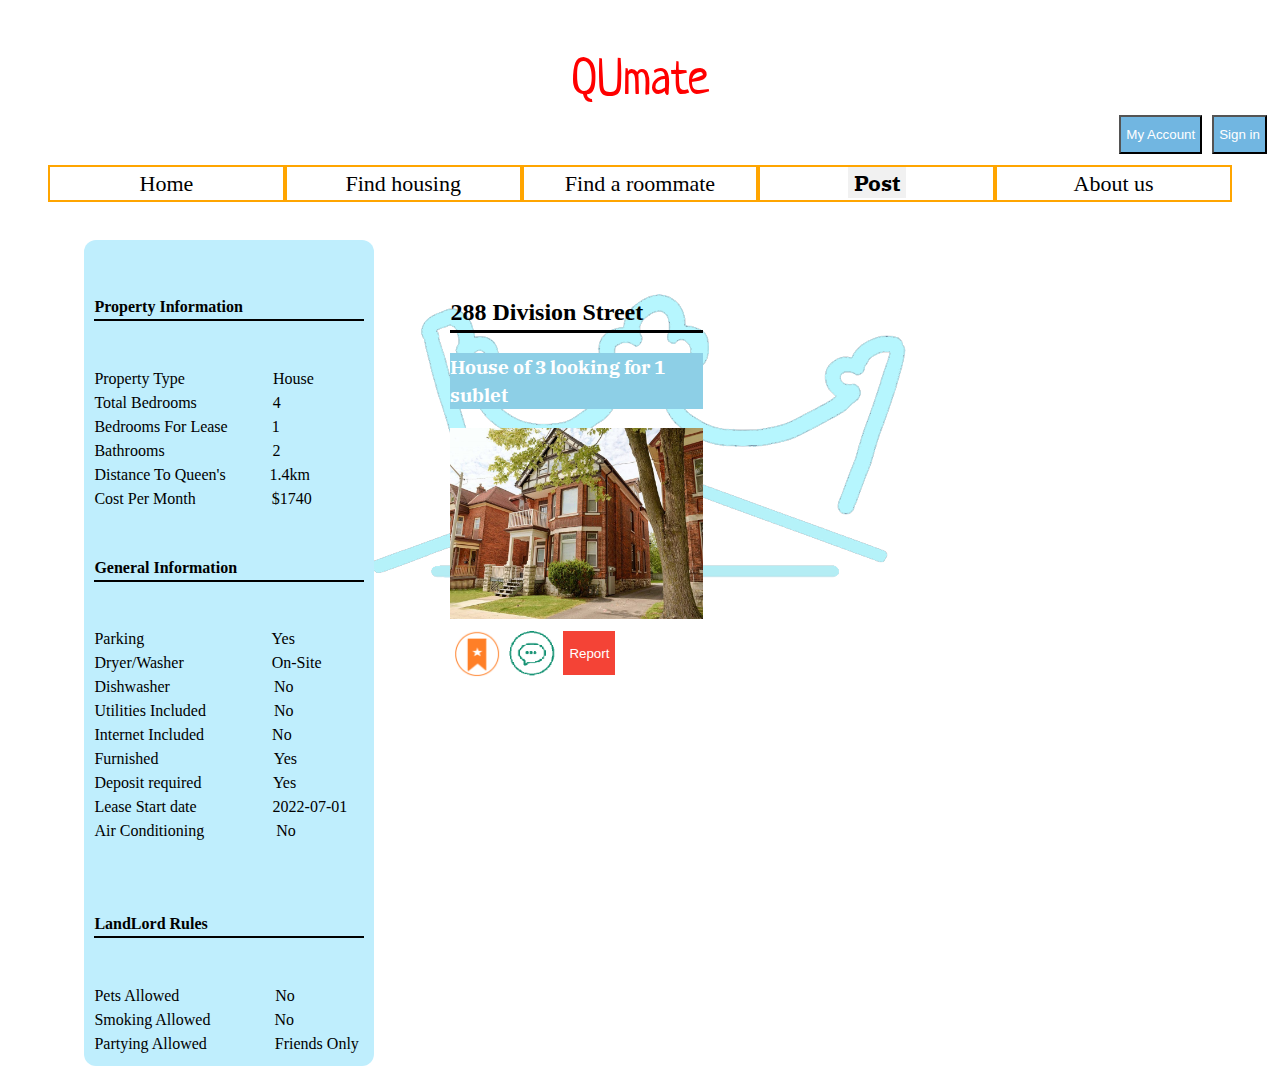
<file: room_info.html>
<!DOCTYPE html>
<html lang="en">
<head>
    <meta charset="UTF-8">
    <meta http-equiv="X-UA-Compatible" content="IE=edge">
    <meta name="viewport" content="Sean Guo">
    <link rel="stylesheet" href="https://solitude233-ui.github.io/QUmate/css/post_rm.css">
    <link rel="preconnect" href="https://fonts.gstatic.com">
    <link href="https://fonts.googleapis.com/css2?family=IBM+Plex+Serif&display=swap" rel="stylesheet">
    <link href="https://fonts.googleapis.com/css2?family=Neucha&display=swap" rel="stylesheet">
    <title>QUmate</title>
	
	<style>
		.containerDiv {
			width: 100%;
			display: flex ;
			flex-direction: row ;
		}
		.houseInfo {
			#border: 1px solid green ;
			height: 300px ;
			width: 15%;
			padding-left: 10% ;
		}
		.housePictures {
			#border: 1px solid green ;
			height: 300px ;
			width: 20% ;
			padding-left: 10% ;
			
		}
		.map {
			#border: 1px solid green ;
			height: 300px ;
			width: 40%;
			padding-left: 5%
		}
		
		.back {
		background-color: #2196F3;
		}
		
		.button-group {
		display: inline-flex ;
		}

		.button-group button{
			color: white;
			background-color: #f44336;
			border: none;
			margin: 5px;
		}

		.report:hover, .bookmark:hover, .message:hover{
			opacity: 0.7;
		}

		.bookmark, .message {
			object-fit: cover;
			width: 50px;
			border: solid white 2px;
			border-radius: 50%;
		}

		#address {
			border-bottom: solid black;
		}
		
		pre {
			font-family: "Times New Roman", Times, serif;
		}
		body{
			background-image: url('img/background05.png');
		    	background-repeat: no-repeat;
		    	background-attachment: fixed;
		    	background-position: center;
		}
}

	
	</style>
</head>

<body>
    <header>
        <div id="title">QUmate</div>
        <div id="buttons"></div>
            <button class="log_in"><a href="https://solitude233-ui.github.io/QUmate/log_in.html">Sign in</a></button>
            <button class="my_account"><a href="https://solitude233-ui.github.io/QUmate/my_account.html">My Account</a></button>
        </div>
    </header>
	
	     <nav>
            <ul class="ul-nav">
                <li>
                    <a href="https://solitude233-ui.github.io/QUmate/index.html" class="nav-link">Home</a>
                </li>
                <li>
                    <a href="https://solitude233-ui.github.io/QUmate/find_room.html" class="nav-link">Find housing</a>
                </li>
                <li>
                    <a href="https://solitude233-ui.github.io/QUmate/find_roomate.html" class="nav-link">Find a roommate</a>
                </li>
                <li class="mainP">
                        <div class="dropdown">
                        <button class="dropbtn">Post</button>
                        <div class="dropdown-content">
                            <a href="https://solitude233-ui.github.io/QUmate/post_room.html" class="nav-link">Post your housing</a>
                            <a href="https://solitude233-ui.github.io/QUmate/post_profile.html" class="nav-link">Post your profile</a>
                        </div>
                      </div>
                </li>
                <li>
                    <a href="https://solitude233-ui.github.io/QUmate/about_us.html" class="nav-link">About us</a>
                </li>
            </ul>
        </nav> <br> <br> <br>
		<div class="containerDiv">
			<div class="houseInfo">
<p>
<PRE style="background-color: #bfeefd; border-radius: 12px; margin: -50px; padding: 10px">
<h4 style="border-bottom: 2px solid black;">
Property Information </h4>
Property Type                      House
Total Bedrooms                   4
Bedrooms For Lease           1
Bathrooms                           2
Distance To Queen's           1.4km
Cost Per Month                   $1740
<h4 style="border-bottom: 2px solid black;">
General Information </h4>		
Parking                                Yes
Dryer/Washer                      On-Site
Dishwasher                          No
Utilities Included                 No
Internet Included                 No
Furnished                             Yes
Deposit required                  Yes
Lease Start date                   2022-07-01
Air Conditioning                  No

<h4 style="border-bottom: 2px solid black;">
LandLord Rules </h4>
Pets Allowed                        No
Smoking Allowed                No
Partying Allowed                 Friends Only
</PRE> 
</p>
			</div>
			<div class="housePictures">
				<h2 id="address">288 Division Street</h2>
				<h3> House of 3 looking for 1 sublet </h3>
				<img src="img/houses/sample_house.jpeg" alt="288 Division St" width="100%";>
				<div class="button-group">
					<input type="image" src="img/bookmark_icon2.png" class="bookmark">
					<input type="image" src="img/message_icon2.png" class="message">
					<button class="report">Report</button>
				</div>
			</div>
			<div class="map">
				<iframe src="https://www.google.com/maps/embed?pb=!1m28!1m12!1m3!1d11435.317319721498!2d-76.50302156312924!3d44.23117206568973!2m3!1f0!2f0!3f0!3m2!1i1024!2i768!4f13.1!4m13!3e2!4m5!1s0x4cd2aba8eda26657%3A0x9060dcd3ea739779!2s288%20Division%20Street%2C%20Kingston%2C%20ON!3m2!1d44.2370328!2d-76.4941863!4m5!1s0x4cd2ab0fccd925e9%3A0x268a8a4f5c257211!2sQueen&#39;s%20University%2C%2099%20University%20Ave%2C%20Kingston%2C%20ON%20K7L%203N6!3m2!1d44.2252795!2d-76.49514119999999!5e0!3m2!1sen!2sca!4v1648597359815!5m2!1sen!2sca" width="500" height="375" style="border:0;" allowfullscreen="" loading="lazy" referrerpolicy="no-referrer-when-downgrade"></iframe>
			</div>
		</div>
</body>
</html>
</file>
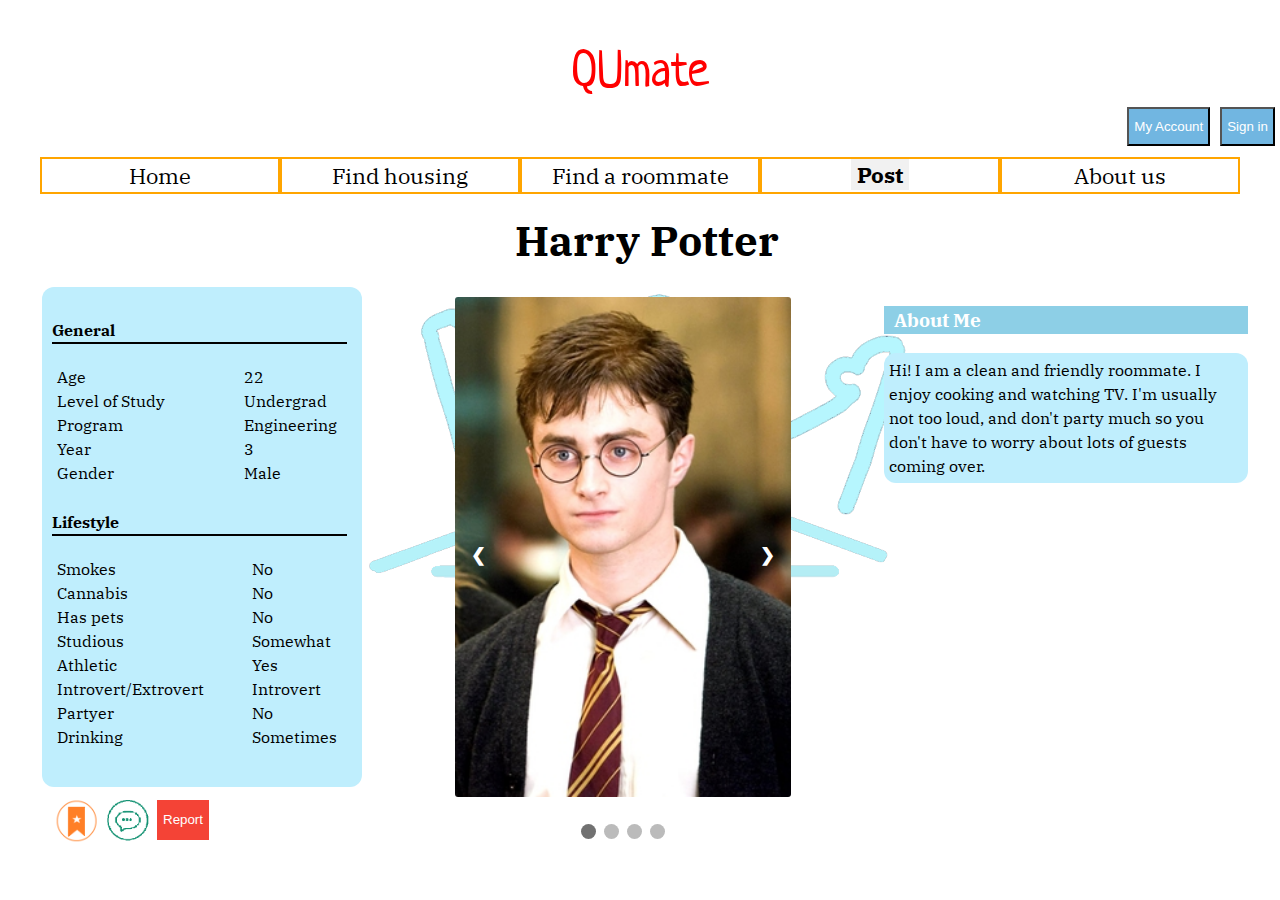
<file: roommate_info.html>
<!DOCTYPE html>
<html lang="en">
<head>
    <meta charset="UTF-8">
    <meta http-equiv="X-UA-Compatible" content="IE=edge">
    <meta name="viewport" content="Sean Guo">
    <link rel="stylesheet" href="https://solitude233-ui.github.io/QUmate/css/post_rm.css">
    <link rel="preconnect" href="https://fonts.gstatic.com">
    <link href="https://fonts.googleapis.com/css2?family=IBM+Plex+Serif&display=swap" rel="stylesheet">
    <link href="https://fonts.googleapis.com/css2?family=Neucha&display=swap" rel="stylesheet">
    <title>QUmate</title>
	
	<style>
		* {box-sizing: border-box}
		body {font-family: 'IBM Plex Serif', Georgia, serif; margin:0}
		.mySlides {display: none}
		img {vertical-align: middle;}

		/* Slideshow container */
		.slideshow-container {
		  max-width: 90%;
		  position: relative;
		  margin: auto;
		  margin-top: 10px;
		}
		.slideshow-container img {
		    width: 100%;
			height: 500px;
			overflow: hidden;
			object-fit: cover;
		  	border-radius: 3px;

		}

		/* Next & previous buttons */
		.prev, .next {
		  cursor: pointer;
		  position: absolute;
		  top: 50%;
		  width: auto;
		  padding: 16px;
		  margin-top: -22px;
		  color: white;
		  font-weight: bold;
		  font-size: 18px;
		  transition: 0.6s ease;
		  border-radius: 0 3px 3px 0;
		  user-select: none;
		}

		/* Position the "next button" to the right */
		.next {
		  right: 0;
		  border-radius: 3px 0 0 3px;
		}

		/* On hover, add a black background color with a little bit see-through */
		.prev:hover, .next:hover {
		  background-color: rgba(0,0,0,0.8);
		}

		/* Caption text */

		/* The dots/bullets/indicators */
		.dot {
		  cursor: pointer;
		  height: 15px;
		  width: 15px;
		  margin: 0 2px;
		  background-color: #bbb;
		  border-radius: 50%;
		  display: inline-block;
		  transition: background-color 0.6s ease;
		}

		.active, .dot:hover {
		  background-color: #717171;
		}

		/* Fading animation */
/*		.fade {
		  animation-name: fade;
		  animation-duration: 1.5s;
		}

		@keyframes fade {
		  from {opacity: .4} 
		  to {opacity: 1}
		}*/

		/* On smaller screens, decrease text size */
		@media only screen and (max-width: 300px) {
		  .prev, .next,.text {font-size: 11px}
		}
	

		.containerDiv {
			width: 100%;
			display: flex ;
			flex-direction: row ;
			margin: 10px;
		}
		.roommateInfo {
			#border: 1px solid green;
			max-width: 350px;
			min-width: 200px;
			width: 25%;
			background-color: #bfeefd; 
			border-radius: 12px;
			padding-left: 10px;
			margin-left: auto;
			margin-right: auto;
			height: 500px;
			padding: 10px;

		}
		.roommatePictures {
			width: 30%;
			padding-left: 10px;
			border-radius: 12px; 
			margin: auto;
			padding-bottom: 10px;

		}
		.roommateBio {
			#border: 1px solid green ;
			width: 30%;
			padding-left: 10px;
			padding-right: 10px;
			padding-bottom: 10px;
			border-radius: 12px;
			margin-left: auto;
			margin-right: auto;
		}
		
		.borderexample {
		border-style:solid;
		border-color:#287EC7;
		}
		
		.back {
			background-color: #2196F3;
		}
		
		.button-group {
			display: inline-flex ;
			margin-top: 25px;
		}

		.button-group button{
			color: white;
			background-color: #f44336;
			border: none;
			margin: 5px;
		}
		.report:hover, .bookmark:hover, .message:hover{
			opacity: 0.7;
		}

		.bookmark, .message {
			object-fit: cover;
			width: 50px;
			border: solid white 2px;
			border-radius: 50%;
		}

		pre {
			font-family: "Times New Roman", Times, serif;
		}
		body{
			background-image: url('img/background05.png');
		    background-repeat: no-repeat;
		    background-attachment: fixed;
		    background-position: center;
		}

		h3{
		    font-family: 'IBM Plex Serif', Georgia;
		    font-weight: bolder;
		    color: white;
		    background-color:rgb(141, 207, 230);
		    text-align: left;
		    padding-left: 10px;
		}

		h2{
		    font-family: 'IBM Plex Serif', Georgia;
		    font-weight: bolder;
		    color: white;
		    background-color:rgb(141, 207, 230);
		    text-align: left;
		    padding-left: 10px;
		    width: 98%;
		}

		h1{
			font-family: 'IBM Plex Serif', Georgia;
		    font-weight: bolder;
		    color: black;
		    padding-left: 10px;
		    width: 98%;
		    margin: 5px;
		}

		p {
			padding: 5px;
		}

		.title_container {
			width: 100%;
			display: flex ;
			flex-direction: row ;
			margin: 10px;
			text-align: center;
		}
}

	</style>
</head>

<body>
    <header>
        <div id="title">QUmate</div>
        <div id="buttons"></div>
            <button class="log_in"><a href="https://solitude233-ui.github.io/QUmate/log_in.html">Sign in</a></button>
            <button class="my_account"><a href="https://solitude233-ui.github.io/QUmate/my_account.html">My Account</a></button>
        </div>
    </header>
	
	  <nav>
            <ul class="ul-nav">
                <li>
                    <a href="https://solitude233-ui.github.io/QUmate/index.html" class="nav-link">Home</a>
                </li>
                <li>
                    <a href="https://solitude233-ui.github.io/QUmate/find_room.html" class="nav-link">Find housing</a>
                </li>
                <li>
                    <a href="https://solitude233-ui.github.io/QUmate/find_roomate.html" class="nav-link">Find a roommate</a>
                </li>
                <li class="mainP">
                        <div class="dropdown">
                        <button class="dropbtn">Post</button>
                        <div class="dropdown-content">
                            <a href="https://solitude233-ui.github.io/QUmate/post_room.html" class="nav-link">Post your housing</a>
                            <a href="https://solitude233-ui.github.io/QUmate/post_profile.html" class="nav-link">Post your profile</a>
                        </div>
                      </div>
                </li>
                <li>
                    <a href="https://solitude233-ui.github.io/QUmate/about_us.html" class="nav-link">About us</a>
                </li>
            </ul>
        </nav>
    	<div class="title_container">
    		<h1 style="text-align:center"> Harry Potter </h1>
    	</div>

		<div class="containerDiv">
			<div class="roommateInfo">
				<h4 style="border-bottom: 2px solid black; margin-right: 5px; margin-bottom: 0px;"> General</h4>

				<div style = "float: left; width =  40%">
					<p>Age <br>
					Level of Study <br>
					Program <br>
					Year <br>
					Gender <br> 
					</p>
				</div>
				<div style  = "float: right; text-align: left; padding-right: 10px">
					<p> 22  <br>
					Undergrad <br>
					Engineering <br>
					3 <br>
					Male <br>
					</p>
				</div>
				<br> <br>
				<br> <br>
				<br> <br>
				<h4 style="border-bottom: 2px solid black; margin-right: 5px; margin-bottom: 0px;"> Lifestyle</h4>		
				<div style = "float: left; width =  40%">
					<p>Smokes <br>
					Cannabis <br>
					Has pets <br>
					Studious <br>
					Athletic <br> 
					Introvert/Extrovert <br> 
					Partyer <br> 
					Drinking <br> 
					</p>
				</div>
				<div style  = "float: right; text-align: left; padding-right: 10px">
					<p> No  <br>
					No <br>
					No <br>
					Somewhat <br>
					Yes <br>
					Introvert <br>
					No <br>
					Sometimes <br>
					</p>
				</div>

				<div class="button-group">
					<input type="image" src="img/bookmark_icon2.png" class="bookmark">
					<input type="image" src="img/message_icon2.png" class="message">
					<button class="report">Report</button>
				</div>

			</div>


			<div class = "roommatePictures">
				<!-- <h1 style="text-align:center"> Harry Potter </h1> -->
				<div class="slideshow-container">

				    <div class="mySlides fade">
				      <img src="img/people/sample_roommate01.jpg" style="width:100%">
				    </div>

				    <div class="mySlides fade">
				      <img src="img/harry02.jpg" style="width:100%">
				    </div>

				    <div class="mySlides fade">
				      <img src="img/harry07.jpg" style="width:100%">
				    </div>
				    <div class="mySlides fade">
				      <img src="img/harry03.jpg" style="width:100%">
				    </div>

				    <a class="prev" onclick="plusSlides(-1)">❮</a>
				    <a class="next" onclick="plusSlides(1)">❯</a>

  				</div>
  				<br>

				<div style="text-align:center">
				    <span class="dot" onclick="currentSlide(1)"></span> 
				    <span class="dot" onclick="currentSlide(2)"></span> 
				    <span class="dot" onclick="currentSlide(3)"></span> 
				    <span class="dot" onclick="currentSlide(4)"></span> 
				</div>



			</div>


			<div class = "roommateBio">
				<h3> About Me </h3>
				<p style="background-color: #bfeefd; border-radius: 12px;">
				Hi! I am a clean and friendly roommate. I enjoy cooking and watching TV. I'm usually not too loud, and don't party much so you don't have to worry about lots of guests coming over.
				</p>
			</div>
<!-- 			<div class="roommatePictures">
				<h3>Harry Potter</h3>
				<div class="button-group">
					<button class="bookmark">
						<img src="img/bookmark_icon2.png" alt="bookmark"; width=25px; height=25px>
					</button>
					<button class="message">
						<img src="img/message_icon2.png" alt="message"; width=25px; height=25px>
					</button>
					<button class="Report Listing"; width=25px; height=25px>Report User</button>
				</div>
				<img class = "person_img" src="img/people/sample_roommate01.jpg" alt="Harry Potter" width=270px;>
			</div>

			<div class="roommateBio">
				<h3> About Me </h3>
				<p style="background-color: #bfeefd; border-radius: 12px;">
				Hi! I am a clean and friendly roommate. I enjoy cooking and watching TV. I'm usually not too loud, and don't party much so you don't have to worry about lots of guests coming over. 
				</p>
			</div> -->
		</div>

<script>
	let slideIndex = 1;
	showSlides(slideIndex);

	function plusSlides(n) {
	  showSlides(slideIndex += n);
	}

	function currentSlide(n) {
	  showSlides(slideIndex = n);
	}

	function showSlides(n) {
	  let i;
	  let slides = document.getElementsByClassName("mySlides");
	  let dots = document.getElementsByClassName("dot");
	  if (n > slides.length) {slideIndex = 1}    
	  if (n < 1) {slideIndex = slides.length}
	  for (i = 0; i < slides.length; i++) {
	    slides[i].style.display = "none";  
	  }
	  for (i = 0; i < dots.length; i++) {
	    dots[i].className = dots[i].className.replace(" active", "");
	  }
	  slides[slideIndex-1].style.display = "block";  
	  dots[slideIndex-1].className += " active";
	}
</script>
</body>
</html>
</file>
<file: css/find_rm.css>
.filterDiv {
    float: right;
    background-color: #2196F3;
    margin: 2px;
    display: none;
}
.filter_box {
/*            width: 10%;*/  
    width: 210px;          
    float: left;
    background-color: rgb(255,233,153);
    padding-left: 7px;
    padding-bottom: 10px;
    margin-bottom: 15px;
    margin-top: 10px;
    /*margin-left: 10px;*/
}

.left_container {
    width: 210px;
    float: left;
    margin-left: 10px;
    margin-right: 15px;
}

.div2 {
    /*            background-color: black;
    /*          min-width: 20%;
        max-width: 83%;*/
    width: auto;
    /*            width: 85%;*/
    /*            float: left;
    */
    position: static;
        /*margin: auto;*/

margin-left: 250px;
}
.small {
    margin: 0;
}

.div5 {
    /* width: 16%; */
    width: 275px;
    height: 405px;
    /*background-color: rgb(150, 0, 0); */
    background-color: rgb(255, 248, 223); 
    float: left;
    margin: 10px;
    padding: 5px;
    border: 2px solid black;
}

.div5:hover {
    background-color: rgb(255,233,153);
    margin: 10px;

}

.price_square{
    /*background-color: rgb(71, 220, 220); */
    background-color: rgb(139, 232, 232); 
    float: right;
    margin: 0px;
    padding: 1px;
    color: white;
    width: 80px;
    text-align: center;
}

.legend {
    background-color: rgb(139, 232, 232); 
    float: left;
    width: 210px; 
}            
/*input.input-box, textarea { background-color: rgba(255, 199, 0, 0.2); }*/
.house_img{
    width: 100%;
    height: 260px;
    overflow: hidden;
    object-fit: cover;

    /*background-color: rgb(0, 150, 0); */
}
.icon{
    width: 50px;
    height:50px;
    float: left;
}
body {
    background-image: url('img/background05.png');
    background-repeat: no-repeat;
    background-attachment: fixed;
    background-position: center;
}
</file>
